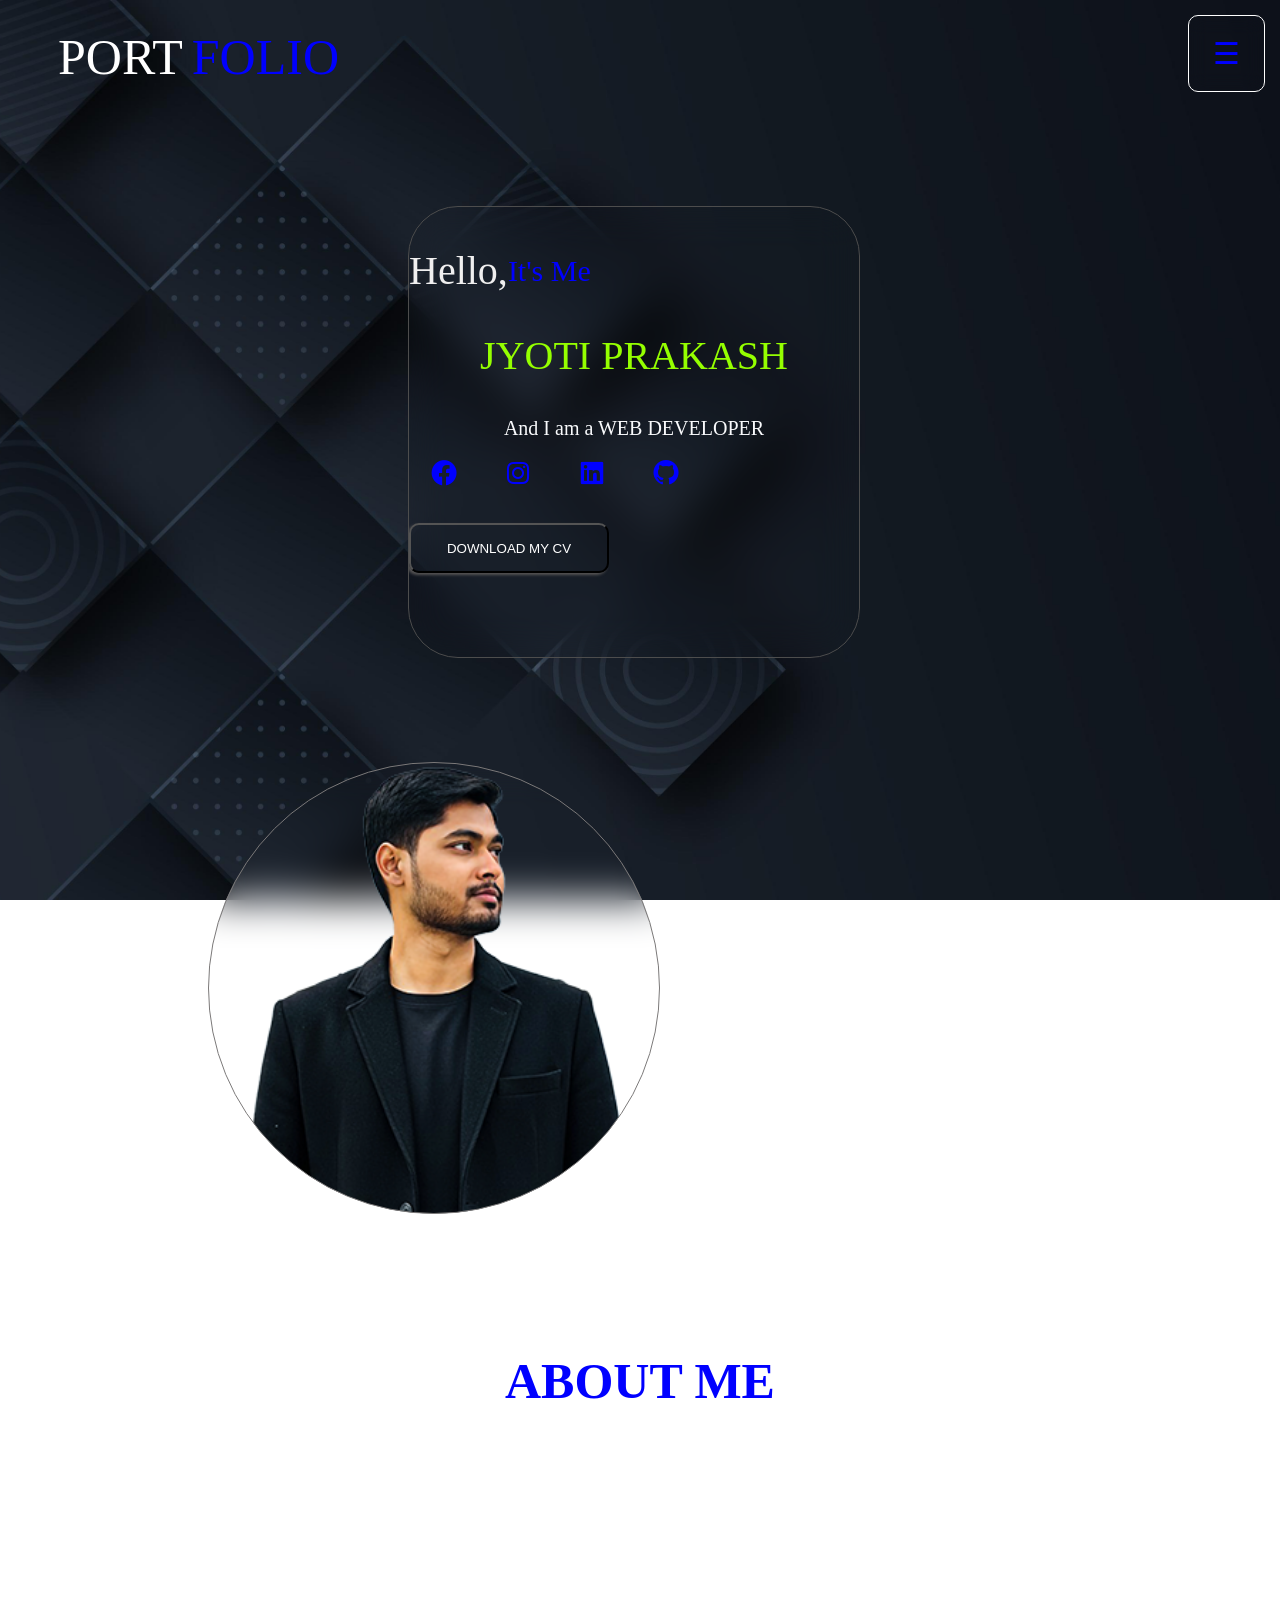
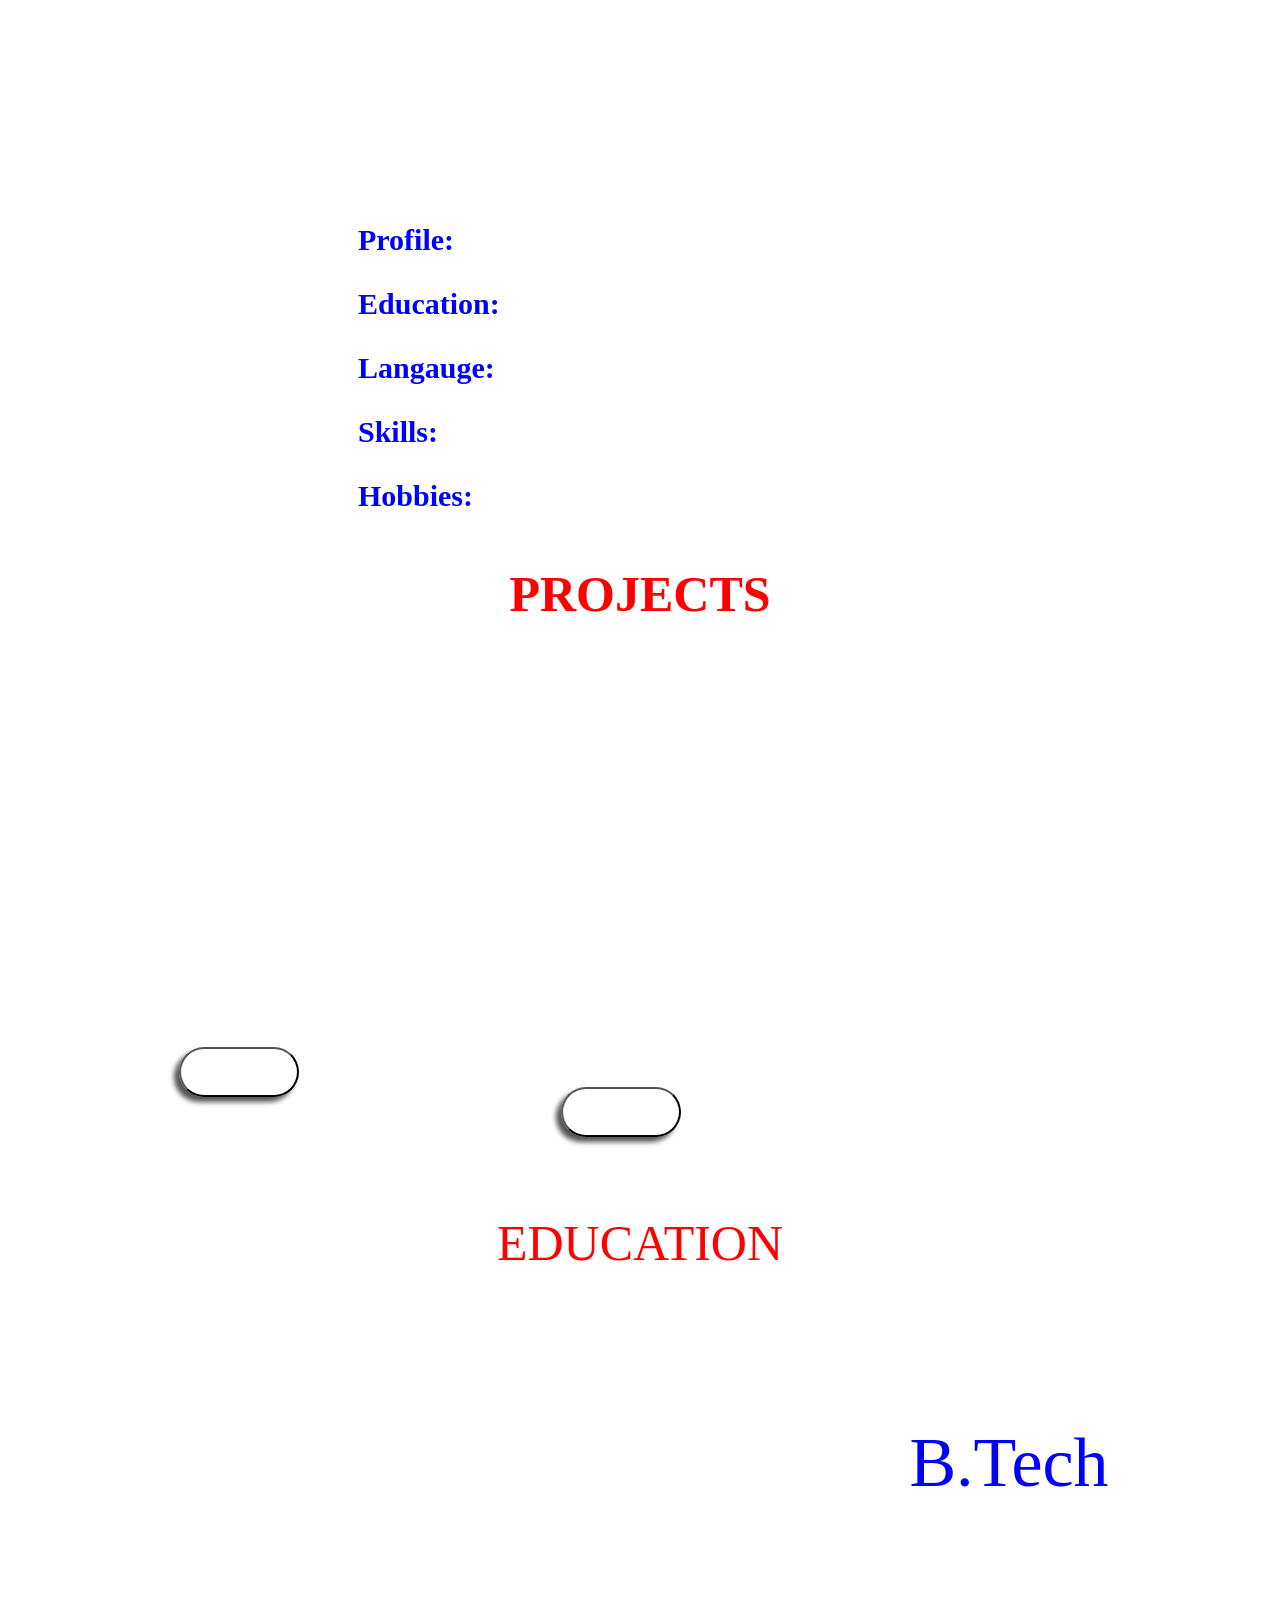
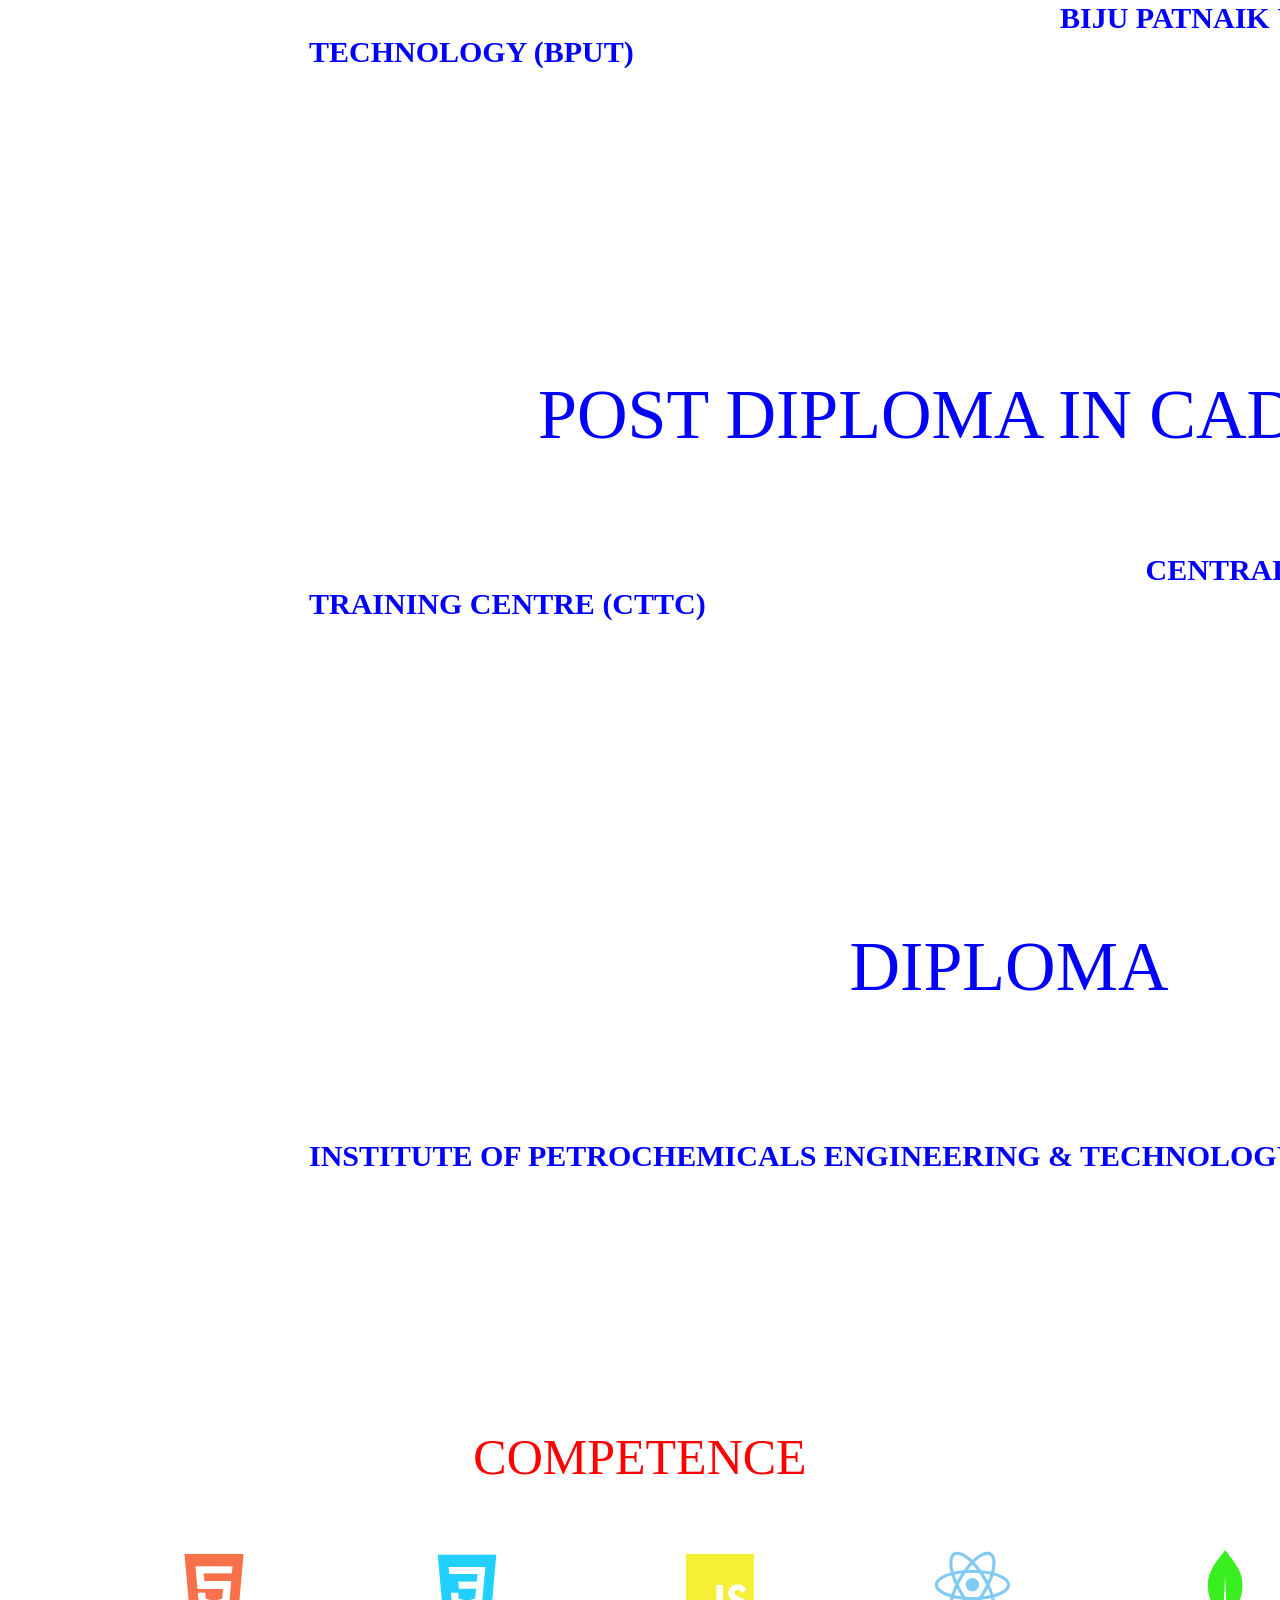
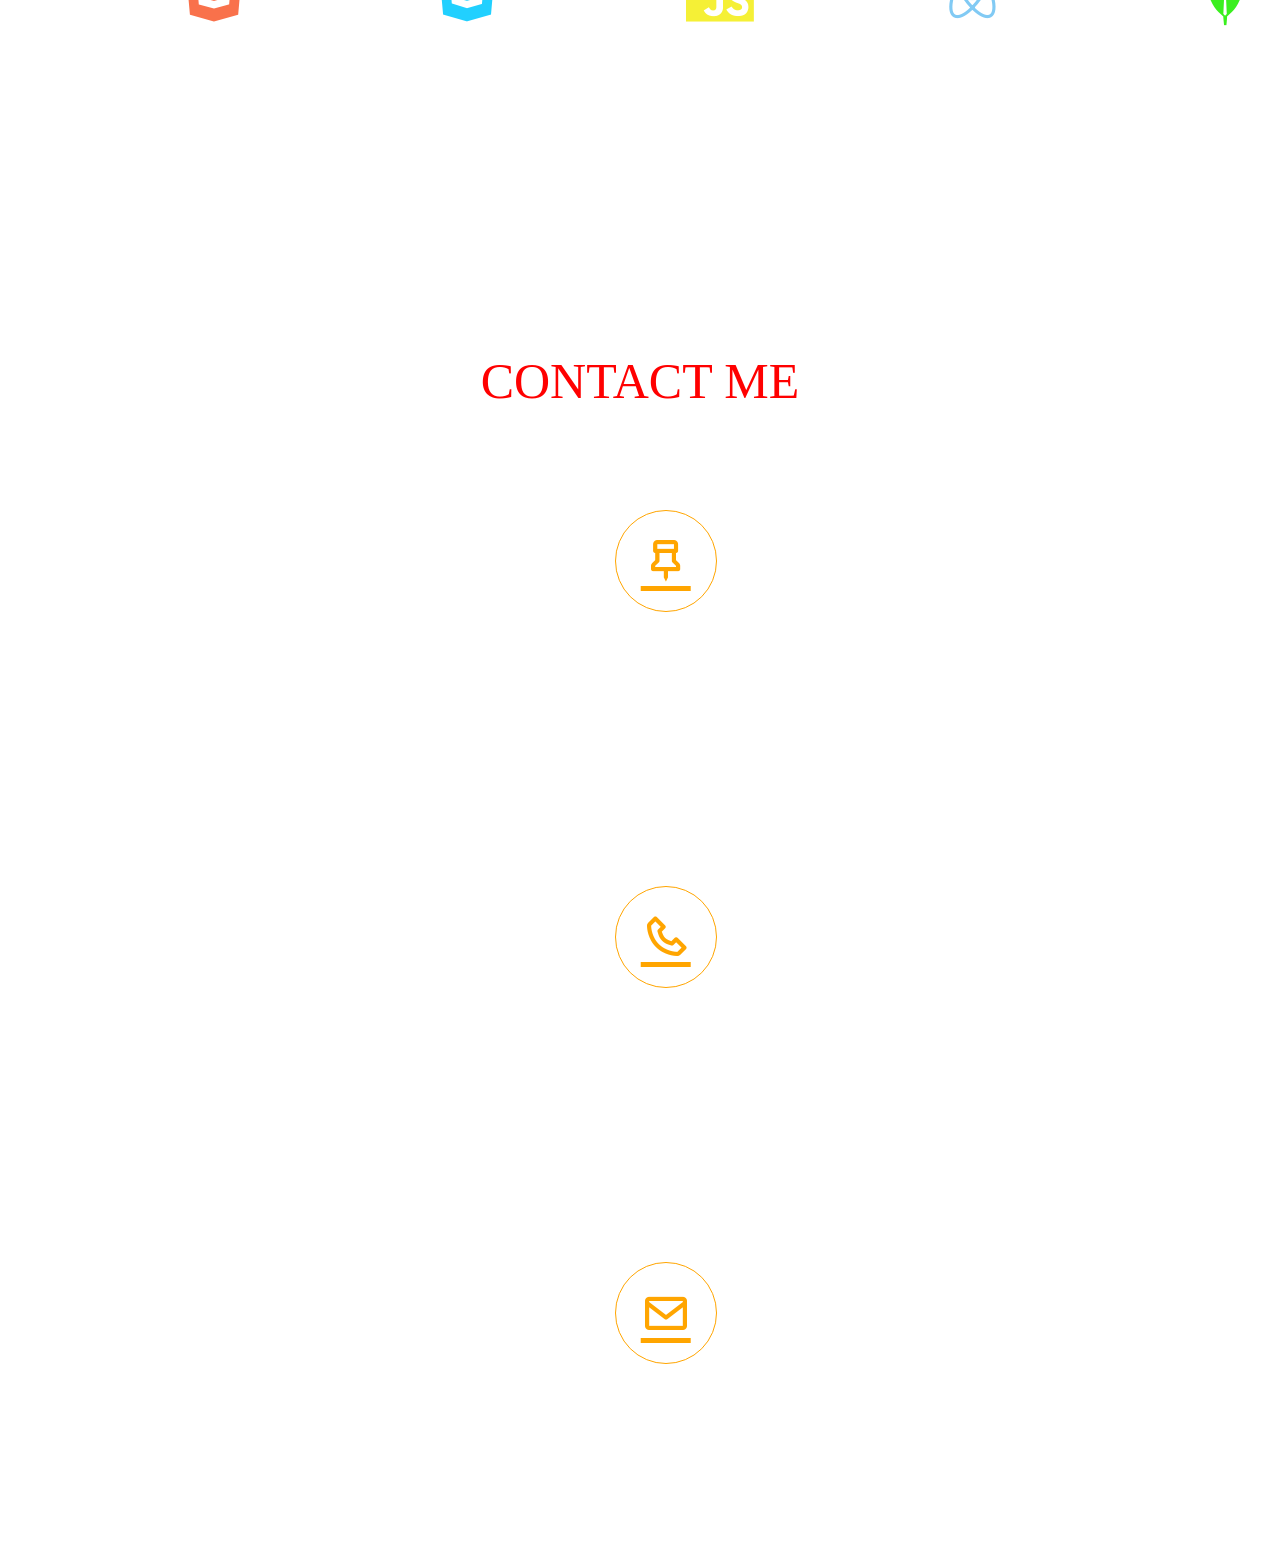
<file: INDEX.HTML>
<!DOCTYPE html>
<html lang="en">
    <meta name="viewport" content="width=device-width, initial-scale=1.0">
<head>
    <TItle>JYOTI PRAKASH</TItle>
    <link rel="stylesheet" href="STYLE.CSS">
<link href='https://unpkg.com/boxicons@2.1.4/css/boxicons.min.css' rel='stylesheet'>
</head>

<body style="background-image: url(IMAGE/6150433.jpg);background-size: cover;background-repeat: no-repeat;background-position: center;background-attachment: fixed;">


    <div class="top">      
  <span class="tagA">PORT</span>
  <span class="tagB">FOLIO</span>

      <span id="menuBtn" onclick="openNav(); event.stopPropagation();"><menu>☰</menu></span>
      <div id="sideNav" class="navbar">
      <a href="#card-2">HOME</a>
      <a href="#projects">PROJECTS</a>
      <a href="#education">EDUCATION</a>
      <a href="#contact">CONTACT ME</a>
      </div>

    
   </div>
    <div class="card">
         <p class="a">Hello,<span class="b">It's Me</span></p><br>
        
        <span class="c">JYOTI PRAKASH</span><br>
    <span class="d">And I am a WEB DEVELOPER</span><br>
    <div class="home-sci">
         <a href="https://www.facebook.com/share/1ZBHvDH8zT/?"><i class='bx bxl-facebook-circle'></i></a>
         <a href="https://www.instagram.com/j.y.o.t.i.p.r.a.k.a.s.h?"><i class='bx bxl-instagram' ></i></a>
         <a href="https://www.linkedin.com/in/jyoti-prakash-bag-58253723a?"><i class='bx bxl-linkedin-square' ></i></a>
         <a href="https://github.com/JP9040"><i class='bx bxl-github'></i></a>
         
    </div>
    <button class="G">DOWNLOAD MY CV</button>
   </div>
<div id="card-2" class="card"></div>
   <div class="about">
    <div><h1>  ABOUT ME </h1></div><br>
    <div  class="details"><p>I’m a passionate web developer who loves turning ideas into clean, responsive, and user-friendly digital experiences. With a strong foundation in modern web technologies and a keen eye for design, I focus on building websites and applications that are both functional and visually engaging. I enjoy solving problems, learning new tools, and continuously refining my craft to deliver high-quality results. My goal is to create meaningful digital products that provide real value and leave a lasting impression.</p><br>
   </div>
   <div class="x">
    <p><b>Profile:</b> Web developer, Ex-Plastic Product Design & Developer</p>
    <p><b>Education:</b> B.Tech </p>
    <p><b>Langauge:</b> English,Hindi,Odia</p>
    <p><b>Skills:</b> HTML,CSS,Javascript,React.js,Mongo.db</p>
    <p><b>Hobbies:</b> Online-Gaming,Cooking,Photography</p>
    </div>
   </div>


 <div id="projects">
     <h2>PROJECTS</h2>
      </div>
     <div class="boxcontainer">
<div class="box">
    <p class="f">I created a simple and user-friendly calculator using HTML, CSS, and JavaScript to provide quick and accurate basic arithmetic operations. The design is clean and responsive, ensuring it works smoothly on both desktop and mobile devices. With intuitive buttons and real-time calculations.</P>
<button class="cal" onclick="window.location.href='calculator.HTML'">USE CALCULATOR</button>
</div>
<div class="box">
    <p class="f">I created an analog watch using HTML, CSS, and JavaScript by combining structured elements, creative styling, and dynamic functionality. The HTML provides the basic layout of the watch, while the CSS is used to design the clock face, hands, and overall appearance. JavaScript brings the project to life by continuously calculating the current time and updating the rotation of the hour, minute, and second hands in real time.</P>
<button class="cal" onclick="window.location.href='Watch.html'">SEE MY WATCH</button>
</div>
</div>


<div id="education">
<div class="education"><p>EDUCATION</p></div>

<div class="ebox">
<p class="I">B.Tech</p>
<p class="j">2022-2025</p>
<p class="k">I have completed my B.Tech in Mechanical Engineering from <b> BIJU PATNAIK UNIVERSITY OF TECHNOLOGY (BPUT)</b> during the academic period 2022–2025. Throughout my studies, I developed a strong understanding of core mechanical engineering concepts, supported by hands-on laboratory work, academic projects, and technical training. My education at BPUT enhanced my analytical thinking, problem-solving abilities, and practical engineering skills, preparing me to effectively contribute to professional and industrial environments.
</p>
</div>

<div>
<div class="ebox">
<p class="I">POST DIPLOMA IN CAD-CAM</p>
<p class="j">2021-2022</p>
<p class="k">I have successfully completed my Post Diploma in CAD–CAM from <b>CENTRAL TOOL ROOM AND TRAINING CENTRE (CTTC)</b> during the academic year 2021–2022. This program provided me with in-depth knowledge of computer-aided design and manufacturing, along with hands-on experience in industry-relevant software, tooling practices, and modern manufacturing techniques. The training strengthened my technical skills, precision-oriented approach, and practical understanding of CAD–CAM applications in real-world engineering environments.
</p>
</div>

<div>
<div class="ebox">
<p class="I">DIPLOMA</p>
<p class="j">2018-2021</p>
<p class="k">I have successfully completed my Diploma in Plastics Mold Technology (DPMT) from the CENTRAL <b>INSTITUTE OF PETROCHEMICALS ENGINEERING & TECHNOLOGY (CIPET)</b> during the academic period 2018–2021. This program equipped me with strong technical knowledge in plastic materials, mold design, manufacturing processes, and quality control techniques. Through practical training and hands-on workshop experience, I developed a solid understanding of plastics processing and mold technology.
</p>
</div>
</div>

<div><span class="exp">COMPETENCE</span></div>

<div id="experience">

<div class="html"><a id="htmllogo" href="#"><i class='bx bxl-html5 bx-tada' style='color:#f9714b' ></i></a>
<span class="pro">3+ PROJECTS</span>
</div>

<div class="html"><a id="htmllogo" href="#"><i class='bx bxl-css3 bx-fade-up' style='color:#21d0ff' ></i></a>
<span class="pro">3+ PROJECTS</span>
</div>

<div class="html"><a id="htmllogo" href="#"><i class='bx bxl-javascript bx-burst' style='color:#f5f036' ></i></a>
<span class="pro">3+ PROJECTS</span>
</div>

<div class="html"><a id="htmllogo" href="#"><i class='bx bxl-react bx-spin' style='color:#81caf4'  ></i></a>
<span class="pro">1+ PROJECTS</span>
</div>

<div class="html"><a id="htmllogo" href="#"><i class='bx bxl-mongodb bx-flashing' style='color:#3aef1f'  ></i></a>
<span class="pro">1+ PROJECTS</span>
</div>

</div>


<footer id="contact">
<div class="contact">
    <p class="copyright">© 2025 Jyoti Prakash. All rights reserved.</p>
    <p class="L"> CONTACT ME</p>

<div class="rounda"><a href="#"><i class='bx  bx-pin'></i></a></div>
<div>
    <span>ADDRESS</span>
    <span>Balasore, Odisha, India</span>
</div>



<div class="roundb"><a href="#"><i class='bx  bx-phone'></i> </a></div>
<div>
    <span>CONTACT NUMBER</span>
    <span>9348104903</span>
</div>


<div class="roundc"><a href="#"><i class='bx  bx-envelope'></i> </a></div>
<div>
    <span>EMAIL ADDRESS</span>
    <span>bagjyotiprakash2000@gmail.com</span>
</div>
</footer>


</div>
   <script src="index.js"></script>
</body>
</html>
</file>
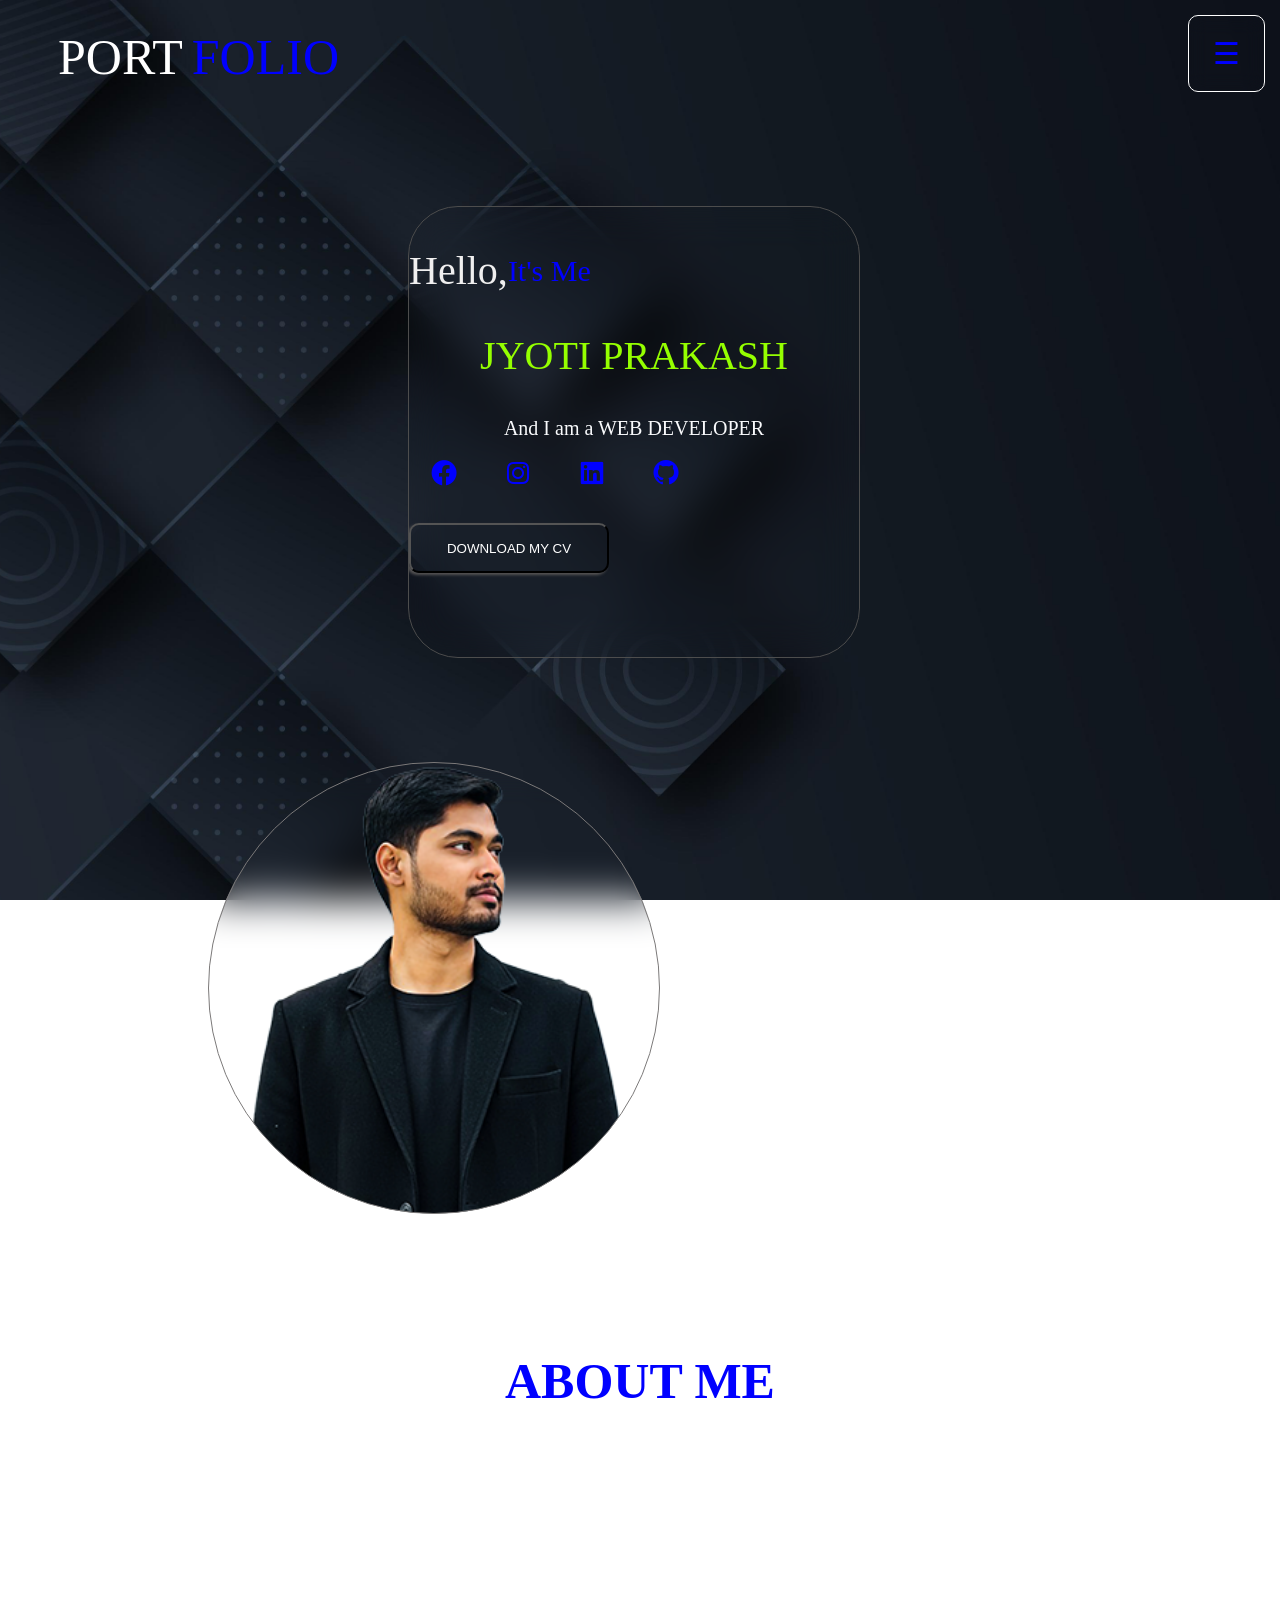
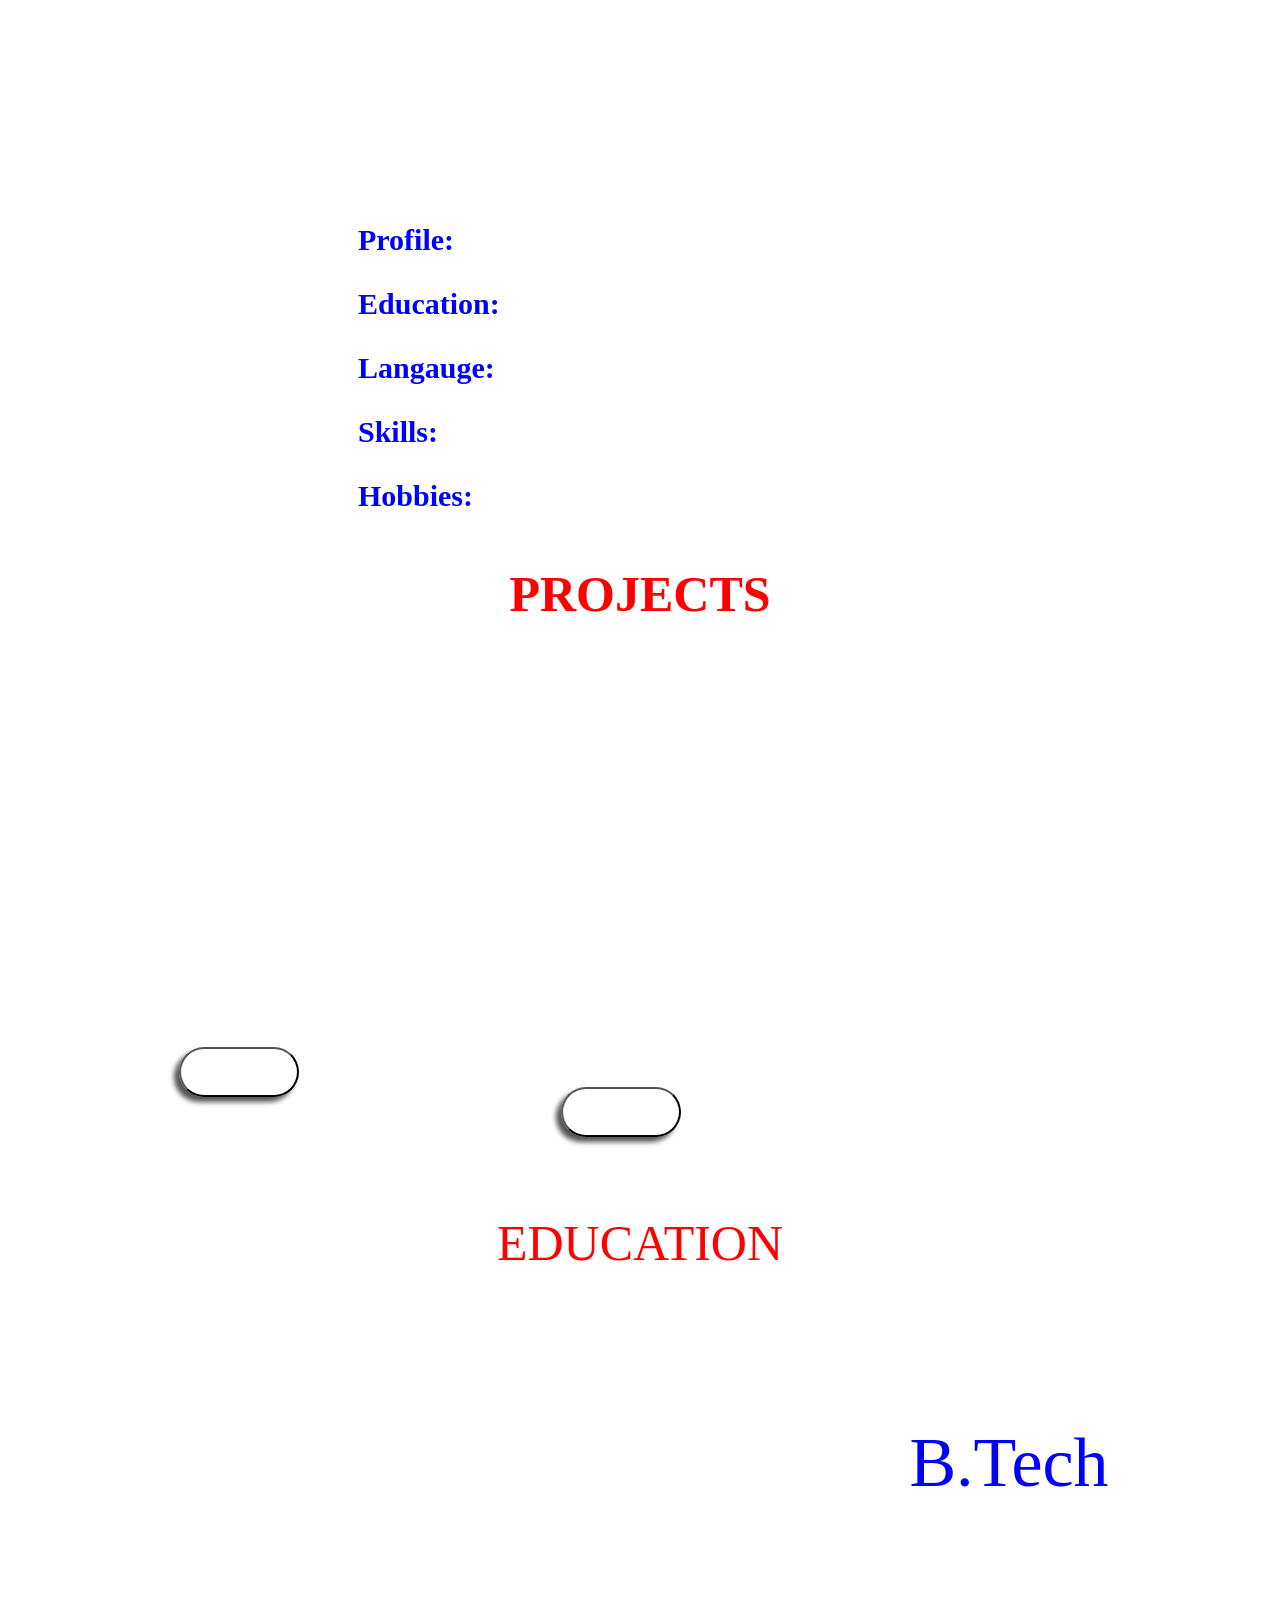
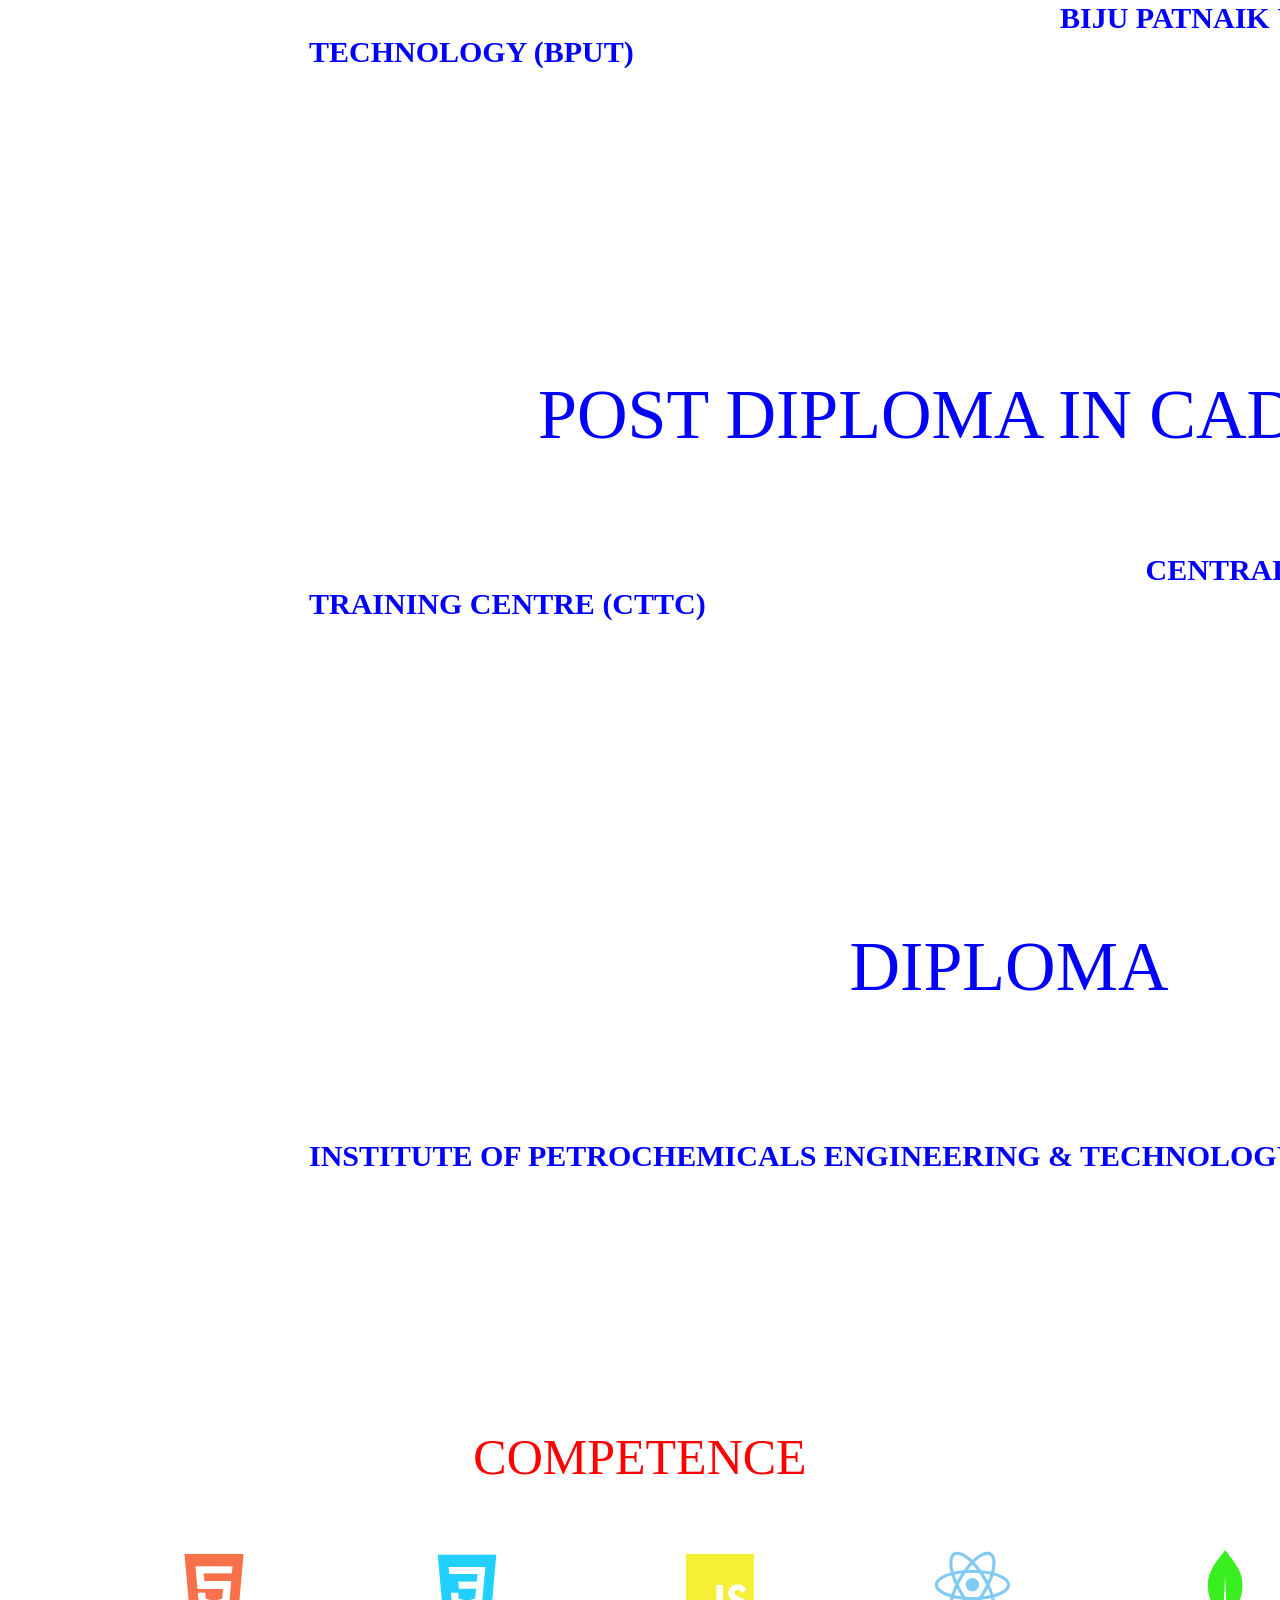
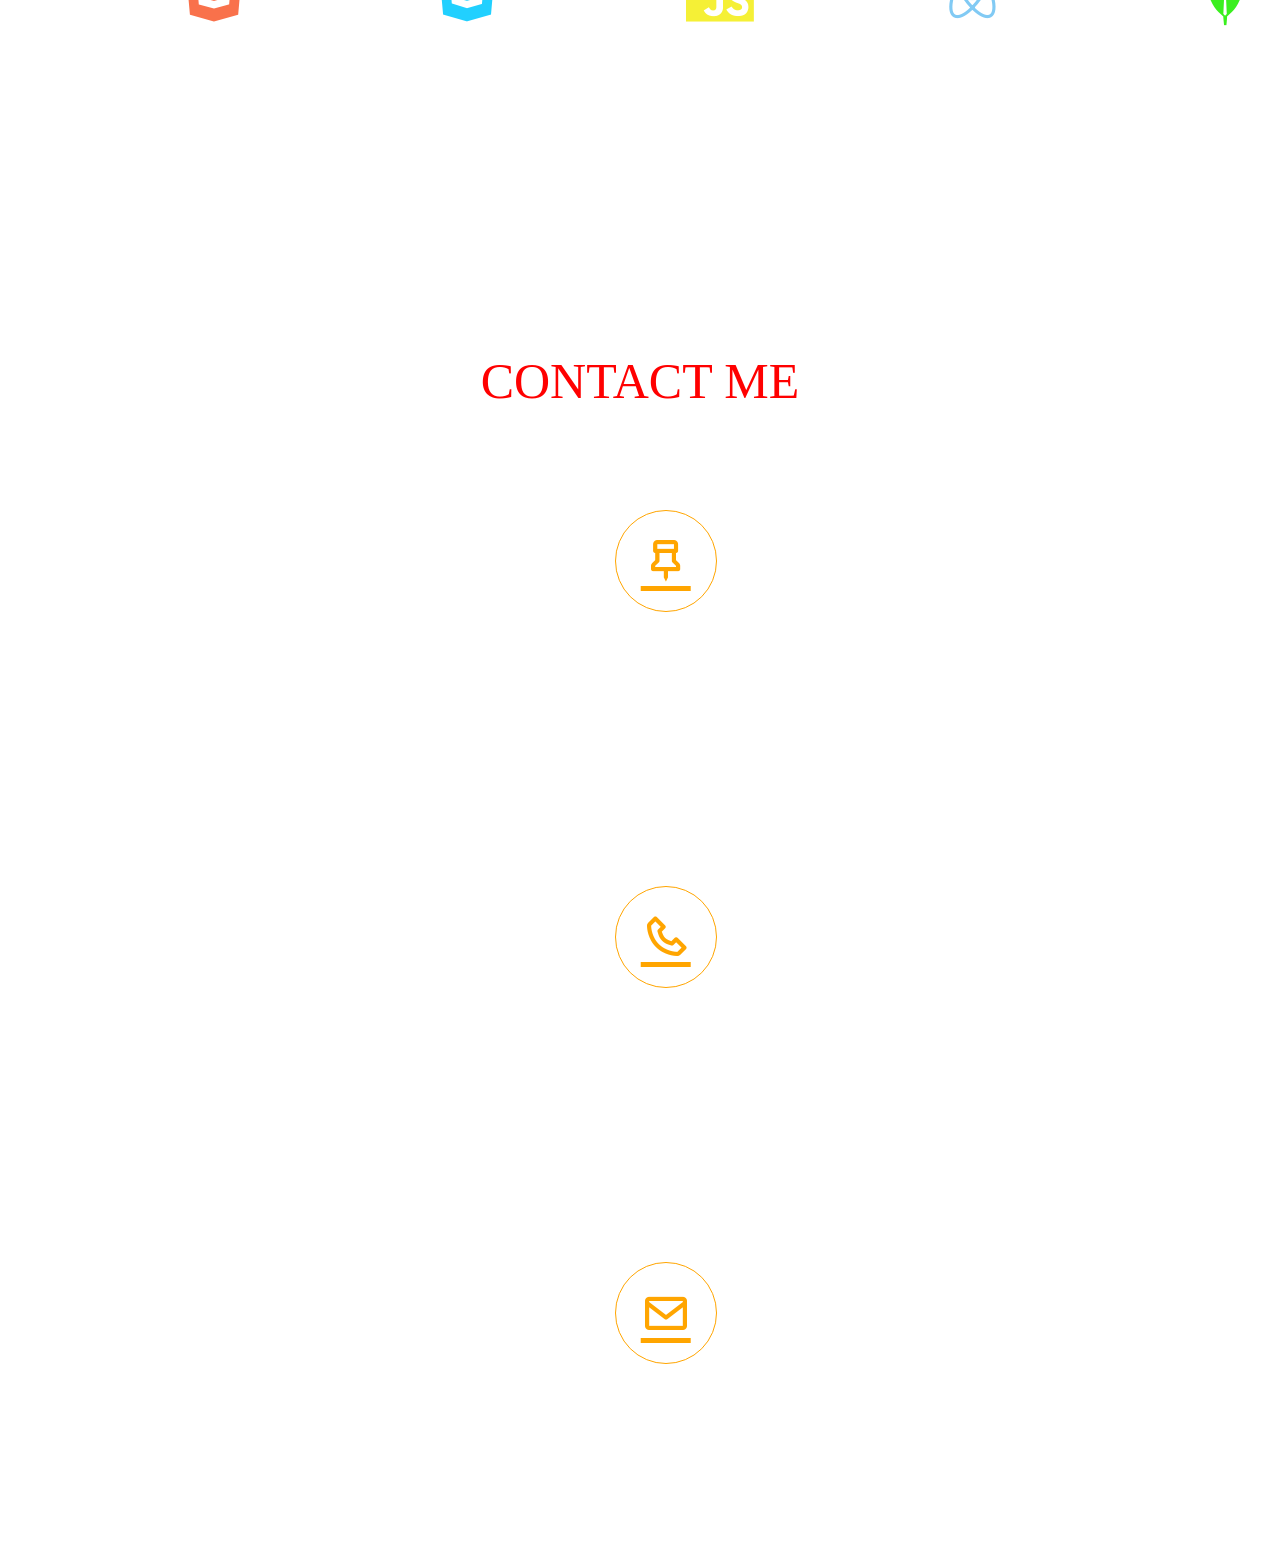
<file: index.html>
<!DOCTYPE html>
<html lang="en">
    <meta name="viewport" content="width=device-width, initial-scale=1.0">
<head>
    <TItle>JYOTI PRAKASH</TItle>
    <link rel="stylesheet" href="style.css">
<link href='https://unpkg.com/boxicons@2.1.4/css/boxicons.min.css' rel='stylesheet'>
</head>

<body style="background-image: url(IMAGE/6150433.jpg);background-size: cover;background-repeat: no-repeat;background-position: center;background-attachment: fixed;">


    <div class="top">      
  <span class="tagA">PORT</span>
  <span class="tagB">FOLIO</span>

      <span id="menuBtn" onclick="openNav(); event.stopPropagation();"><menu>☰</menu></span>
      <div id="sideNav" class="navbar">
      <a href="#card-2">HOME</a>
      <a href="#projects">PROJECTS</a>
      <a href="#education">EDUCATION</a>
      <a href="#contact">CONTACT ME</a>
      </div>

    
   </div>
    <div class="card">
         <p class="a">Hello,<span class="b">It's Me</span></p><br>
        
        <span class="c">JYOTI PRAKASH</span><br>
    <span class="d">And I am a WEB DEVELOPER</span><br>
    <div class="home-sci">
         <a href="https://www.facebook.com/share/1ZBHvDH8zT/?"><i class='bx bxl-facebook-circle'></i></a>
         <a href="https://www.instagram.com/j.y.o.t.i.p.r.a.k.a.s.h?"><i class='bx bxl-instagram' ></i></a>
         <a href="https://www.linkedin.com/in/jyoti-prakash-bag-58253723a?"><i class='bx bxl-linkedin-square' ></i></a>
         <a href="https://github.com/JP9040"><i class='bx bxl-github'></i></a>
         
    </div>
    <button class="G">DOWNLOAD MY CV</button>
   </div>
<div id="card-2" class="card"></div>
   <div class="about">
    <div><h1>  ABOUT ME </h1></div><br>
    <div  class="details"><p>I’m a passionate web developer who loves turning ideas into clean, responsive, and user-friendly digital experiences. With a strong foundation in modern web technologies and a keen eye for design, I focus on building websites and applications that are both functional and visually engaging. I enjoy solving problems, learning new tools, and continuously refining my craft to deliver high-quality results. My goal is to create meaningful digital products that provide real value and leave a lasting impression.</p><br>
   </div>
   <div class="x">
    <p><b>Profile:</b> Web developer, Ex-Plastic Product Design & Developer</p>
    <p><b>Education:</b> B.Tech </p>
    <p><b>Langauge:</b> English,Hindi,Odia</p>
    <p><b>Skills:</b> HTML,CSS,Javascript,React.js,Mongo.db</p>
    <p><b>Hobbies:</b> Online-Gaming,Cooking,Photography</p>
    </div>
   </div>


 <div id="projects">
     <h2>PROJECTS</h2>
      </div>
     <div class="boxcontainer">
<div class="box">
    <p class="f">I created a simple and user-friendly calculator using HTML, CSS, and JavaScript to provide quick and accurate basic arithmetic operations. The design is clean and responsive, ensuring it works smoothly on both desktop and mobile devices. With intuitive buttons and real-time calculations.</P>
<button class="cal" onclick="window.location.href='calculator.html'">USE CALCULATOR</button>
</div>
<div class="box">
    <p class="f">I created an analog watch using HTML, CSS, and JavaScript by combining structured elements, creative styling, and dynamic functionality. The HTML provides the basic layout of the watch, while the CSS is used to design the clock face, hands, and overall appearance. JavaScript brings the project to life by continuously calculating the current time and updating the rotation of the hour, minute, and second hands in real time.</P>
<button class="cal" onclick="window.location.href='watch.html'">SEE MY WATCH</button>
</div>
</div>


<div id="education">
<div class="education"><p>EDUCATION</p></div>

<div class="ebox">
<p class="I">B.Tech</p>
<p class="j">2022-2025</p>
<p class="k">I have completed my B.Tech in Mechanical Engineering from <b> BIJU PATNAIK UNIVERSITY OF TECHNOLOGY (BPUT)</b> during the academic period 2022–2025. Throughout my studies, I developed a strong understanding of core mechanical engineering concepts, supported by hands-on laboratory work, academic projects, and technical training. My education at BPUT enhanced my analytical thinking, problem-solving abilities, and practical engineering skills, preparing me to effectively contribute to professional and industrial environments.
</p>
</div>

<div>
<div class="ebox">
<p class="I">POST DIPLOMA IN CAD-CAM</p>
<p class="j">2021-2022</p>
<p class="k">I have successfully completed my Post Diploma in CAD–CAM from <b>CENTRAL TOOL ROOM AND TRAINING CENTRE (CTTC)</b> during the academic year 2021–2022. This program provided me with in-depth knowledge of computer-aided design and manufacturing, along with hands-on experience in industry-relevant software, tooling practices, and modern manufacturing techniques. The training strengthened my technical skills, precision-oriented approach, and practical understanding of CAD–CAM applications in real-world engineering environments.
</p>
</div>

<div>
<div class="ebox">
<p class="I">DIPLOMA</p>
<p class="j">2018-2021</p>
<p class="k">I have successfully completed my Diploma in Plastics Mold Technology (DPMT) from the CENTRAL <b>INSTITUTE OF PETROCHEMICALS ENGINEERING & TECHNOLOGY (CIPET)</b> during the academic period 2018–2021. This program equipped me with strong technical knowledge in plastic materials, mold design, manufacturing processes, and quality control techniques. Through practical training and hands-on workshop experience, I developed a solid understanding of plastics processing and mold technology.
</p>
</div>
</div>

<div><span class="exp">COMPETENCE</span></div>

<div id="experience">

<div class="html"><a id="htmllogo" href="#"><i class='bx bxl-html5 bx-tada' style='color:#f9714b' ></i></a>
<span class="pro">3+ PROJECTS</span>
</div>

<div class="html"><a id="htmllogo" href="#"><i class='bx bxl-css3 bx-fade-up' style='color:#21d0ff' ></i></a>
<span class="pro">3+ PROJECTS</span>
</div>

<div class="html"><a id="htmllogo" href="#"><i class='bx bxl-javascript bx-burst' style='color:#f5f036' ></i></a>
<span class="pro">3+ PROJECTS</span>
</div>

<div class="html"><a id="htmllogo" href="#"><i class='bx bxl-react bx-spin' style='color:#81caf4'  ></i></a>
<span class="pro">1+ PROJECTS</span>
</div>

<div class="html"><a id="htmllogo" href="#"><i class='bx bxl-mongodb bx-flashing' style='color:#3aef1f'  ></i></a>
<span class="pro">1+ PROJECTS</span>
</div>

</div>


<footer id="contact">
<div class="contact">
    <p class="copyright">© 2025 Jyoti Prakash. All rights reserved.</p>
    <p class="L"> CONTACT ME</p>

<div class="rounda"><a href="#"><i class='bx  bx-pin'></i></a></div>
<div>
    <span>ADDRESS</span>
    <span>Balasore, Odisha, India</span>
</div>



<div class="roundb"><a href="#"><i class='bx  bx-phone'></i> </a></div>
<div>
    <span>CONTACT NUMBER</span>
    <span>9348104903</span>
</div>


<div class="roundc"><a href="#"><i class='bx  bx-envelope'></i> </a></div>
<div>
    <span>EMAIL ADDRESS</span>
    <span>bagjyotiprakash2000@gmail.com</span>
</div>
</footer>


</div>
   <script src="index.js"></script>
</body>
</html>
</file>
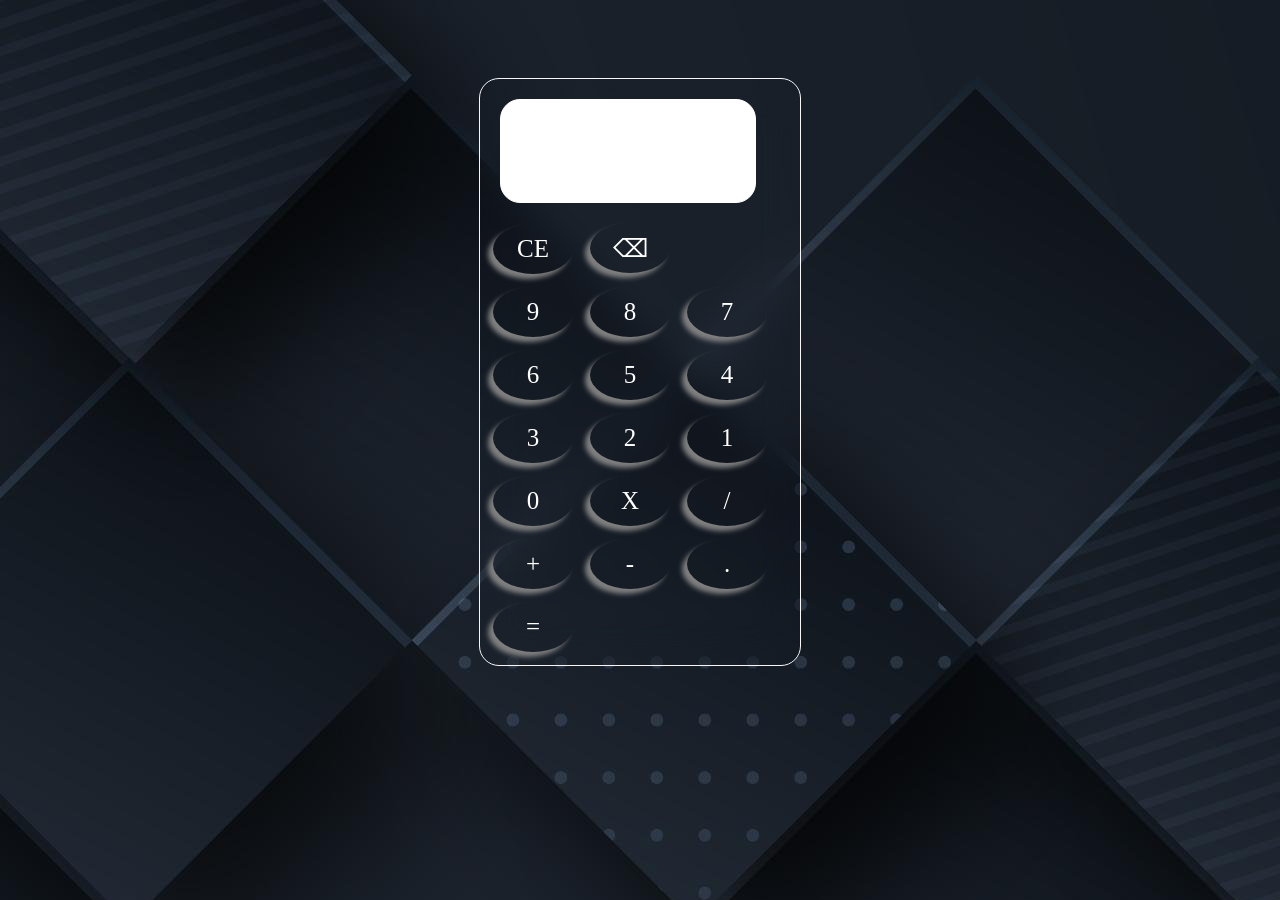
<file: calculator.HTML>
<!doctype html>
<html lang="en">
    <meta name="viewport" content="width=device-width, initial-scale=1.0">
<head>
<title>CALCULATOR</title>
<style>
#calculator {
border-radius: 20px;
border: 1px solid rgb(246, 246, 246);
width: 320px;
margin: 0px;
backdrop-filter: blur(20px);
margin-top: 70px;
max-width: 600px;
}
#display {
display: flex;
border: 1px solid rgb(255, 255, 255);
width: 250px;
height: 100px;
justify-content: centre;
margin: 20px;
border-radius: 20px;
font-size: 25px;
font-family: 'pacifico', cursive;
}
button{
font-size: 25px;
flex-wrap: wrap;
height: 50px;
width: 80px;
margin-left: 13px;
margin-bottom: 13px;
border-radius: 50%;
border-style: hidden;
box-shadow: -5px 5px 5px gray;
background-color: rgba(255, 255, 255, 0.338);
backdrop-filter: blur(5px);
background-color: transparent;
font-family: 'pacifico', cursive;
 color: #ffffff;
  cursor: pointer;
  transition: 
    background 0.4s ease,
    transform 0.4s ease,
    box-shadow 0.4s ease;
}
button:hover {
  background: rgba(255, 255, 255, 0.25);
  transform: translateY(-3px);
  box-shadow: 
    0 8px 20px rgba(0, 0, 0, 0.25),
    0 0 15px rgba(255, 255, 255, 0.4);
}
body{
display: flex;
justify-content: space-evenly;
align-items: space-evenly;
height: 100hv;
background-image: url(IMAGE/6150433.jpg);
 
}
</style>

</head>
<body>
<div id="calculator">
     <input type="text" id="display" readonly>
      <button onclick="currentDisplay = ''; document.querySelector('#display').value = currentDisplay;">CE</button>
     <button onclick="currentDisplay = currentDisplay.slice(0, -1); document.querySelector('#display').value = currentDisplay;">&#9003;</button><br>

<button onclick="
    currentDisplay = currentDisplay + '9';
    document.querySelector('#display').value = currentDisplay;
">
    9
</button>

     <button onclick="
    currentDisplay = currentDisplay + '8';
    document.querySelector('#display').value = currentDisplay;
">
    8
</button>

     <button onclick="
    currentDisplay = currentDisplay + '7';
    document.querySelector('#display').value = currentDisplay;
">
    7
</button>

     <button onclick="
    currentDisplay = currentDisplay + '6';
    document.querySelector('#display').value = currentDisplay;
">
    6
</button>

     <button onclick="
    currentDisplay = currentDisplay + '5';
    document.querySelector('#display').value = currentDisplay;
">
    5
</button>

     <button onclick="
    currentDisplay = currentDisplay + '4';
    document.querySelector('#display').value = currentDisplay;
">
    4
</button>

     <button onclick="
    currentDisplay = currentDisplay + '3';
    document.querySelector('#display').value = currentDisplay;
">
    3
</button>

<button onclick="
    currentDisplay = currentDisplay + '2';
    document.querySelector('#display').value = currentDisplay;
">
    2
</button>

   <button onclick="
    currentDisplay = currentDisplay + '1';
    document.querySelector('#display').value = currentDisplay;
">
    1
</button>

 <button onclick="
    currentDisplay = currentDisplay + '0';
    document.querySelector('#display').value = currentDisplay;
">
    0
</button>



     <button onclick="
    currentDisplay = currentDisplay + '*';
    document.querySelector('#display').value = currentDisplay;
">
    X
</button>

     <button onclick="
    currentDisplay = currentDisplay + '/';
    document.querySelector('#display').value = currentDisplay;
">
    /
</button>

     <button onclick="
    currentDisplay = currentDisplay + '+';
    document.querySelector('#display').value = currentDisplay;
">
    +
</button>

     <button onclick="
    currentDisplay = currentDisplay + '-';
    document.querySelector('#display').value = currentDisplay;
">
    -
</button>

     <button onclick="
    currentDisplay = currentDisplay + '.';
    document.querySelector('#display').value = currentDisplay;
">
    .
</button>


     <button onclick="
let result = eval(currentDisplay);
    currentDisplay = result
    document.querySelector('#display').value = currentDisplay;
">
    =
</button>


 </div>
<script>
let currentDisplay = '';
document.querySelector('#display').value = currentDisplay;
</script></body>

</html>
</file>
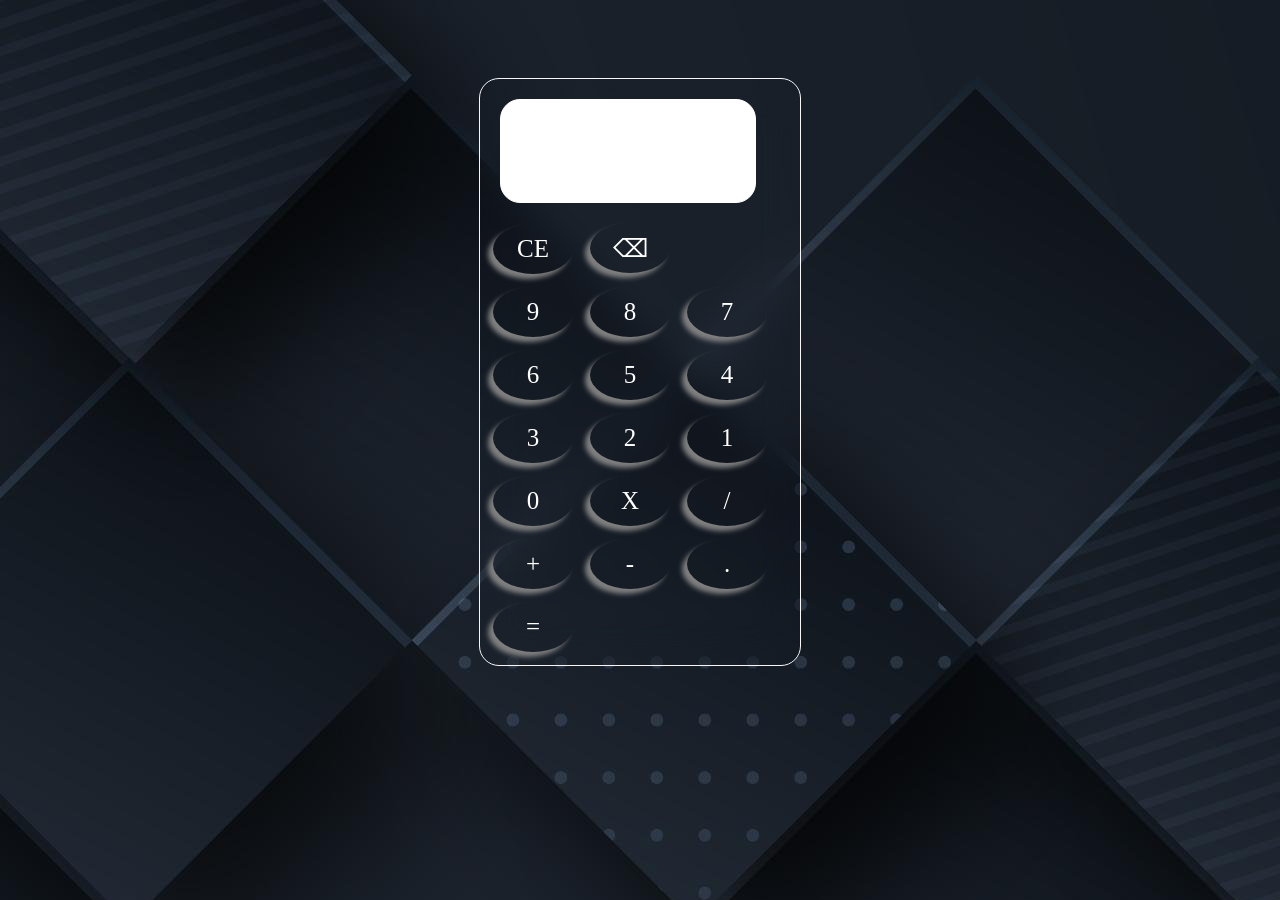
<file: calculator.html>
<!doctype html>
<html lang="en">
    <meta name="viewport" content="width=device-width, initial-scale=1.0">
<head>
<title>CALCULATOR</title>
<style>
#calculator {
border-radius: 20px;
border: 1px solid rgb(246, 246, 246);
width: 320px;
margin: 0px;
backdrop-filter: blur(20px);
margin-top: 70px;
max-width: 600px;
}
#display {
display: flex;
border: 1px solid rgb(255, 255, 255);
width: 250px;
height: 100px;
justify-content: centre;
margin: 20px;
border-radius: 20px;
font-size: 25px;
font-family: 'pacifico', cursive;
}
button{
font-size: 25px;
flex-wrap: wrap;
height: 50px;
width: 80px;
margin-left: 13px;
margin-bottom: 13px;
border-radius: 50%;
border-style: hidden;
box-shadow: -5px 5px 5px gray;
background-color: rgba(255, 255, 255, 0.338);
backdrop-filter: blur(5px);
background-color: transparent;
font-family: 'pacifico', cursive;
 color: #ffffff;
  cursor: pointer;
  transition: 
    background 0.4s ease,
    transform 0.4s ease,
    box-shadow 0.4s ease;
}
button:hover {
  background: rgba(255, 255, 255, 0.25);
  transform: translateY(-3px);
  box-shadow: 
    0 8px 20px rgba(0, 0, 0, 0.25),
    0 0 15px rgba(255, 255, 255, 0.4);
}
body{
display: flex;
justify-content: space-evenly;
align-items: space-evenly;
height: 100hv;
background-image: url(IMAGE/6150433.jpg);
 
}
</style>

</head>
<body>
<div id="calculator">
     <input type="text" id="display" readonly>
      <button onclick="currentDisplay = ''; document.querySelector('#display').value = currentDisplay;">CE</button>
     <button onclick="currentDisplay = currentDisplay.slice(0, -1); document.querySelector('#display').value = currentDisplay;">&#9003;</button><br>

<button onclick="
    currentDisplay = currentDisplay + '9';
    document.querySelector('#display').value = currentDisplay;
">
    9
</button>

     <button onclick="
    currentDisplay = currentDisplay + '8';
    document.querySelector('#display').value = currentDisplay;
">
    8
</button>

     <button onclick="
    currentDisplay = currentDisplay + '7';
    document.querySelector('#display').value = currentDisplay;
">
    7
</button>

     <button onclick="
    currentDisplay = currentDisplay + '6';
    document.querySelector('#display').value = currentDisplay;
">
    6
</button>

     <button onclick="
    currentDisplay = currentDisplay + '5';
    document.querySelector('#display').value = currentDisplay;
">
    5
</button>

     <button onclick="
    currentDisplay = currentDisplay + '4';
    document.querySelector('#display').value = currentDisplay;
">
    4
</button>

     <button onclick="
    currentDisplay = currentDisplay + '3';
    document.querySelector('#display').value = currentDisplay;
">
    3
</button>

<button onclick="
    currentDisplay = currentDisplay + '2';
    document.querySelector('#display').value = currentDisplay;
">
    2
</button>

   <button onclick="
    currentDisplay = currentDisplay + '1';
    document.querySelector('#display').value = currentDisplay;
">
    1
</button>

 <button onclick="
    currentDisplay = currentDisplay + '0';
    document.querySelector('#display').value = currentDisplay;
">
    0
</button>



     <button onclick="
    currentDisplay = currentDisplay + '*';
    document.querySelector('#display').value = currentDisplay;
">
    X
</button>

     <button onclick="
    currentDisplay = currentDisplay + '/';
    document.querySelector('#display').value = currentDisplay;
">
    /
</button>

     <button onclick="
    currentDisplay = currentDisplay + '+';
    document.querySelector('#display').value = currentDisplay;
">
    +
</button>

     <button onclick="
    currentDisplay = currentDisplay + '-';
    document.querySelector('#display').value = currentDisplay;
">
    -
</button>

     <button onclick="
    currentDisplay = currentDisplay + '.';
    document.querySelector('#display').value = currentDisplay;
">
    .
</button>


     <button onclick="
let result = eval(currentDisplay);
    currentDisplay = result
    document.querySelector('#display').value = currentDisplay;
">
    =
</button>


 </div>
<script>
let currentDisplay = '';
document.querySelector('#display').value = currentDisplay;
</script></body>

</html>
</file>
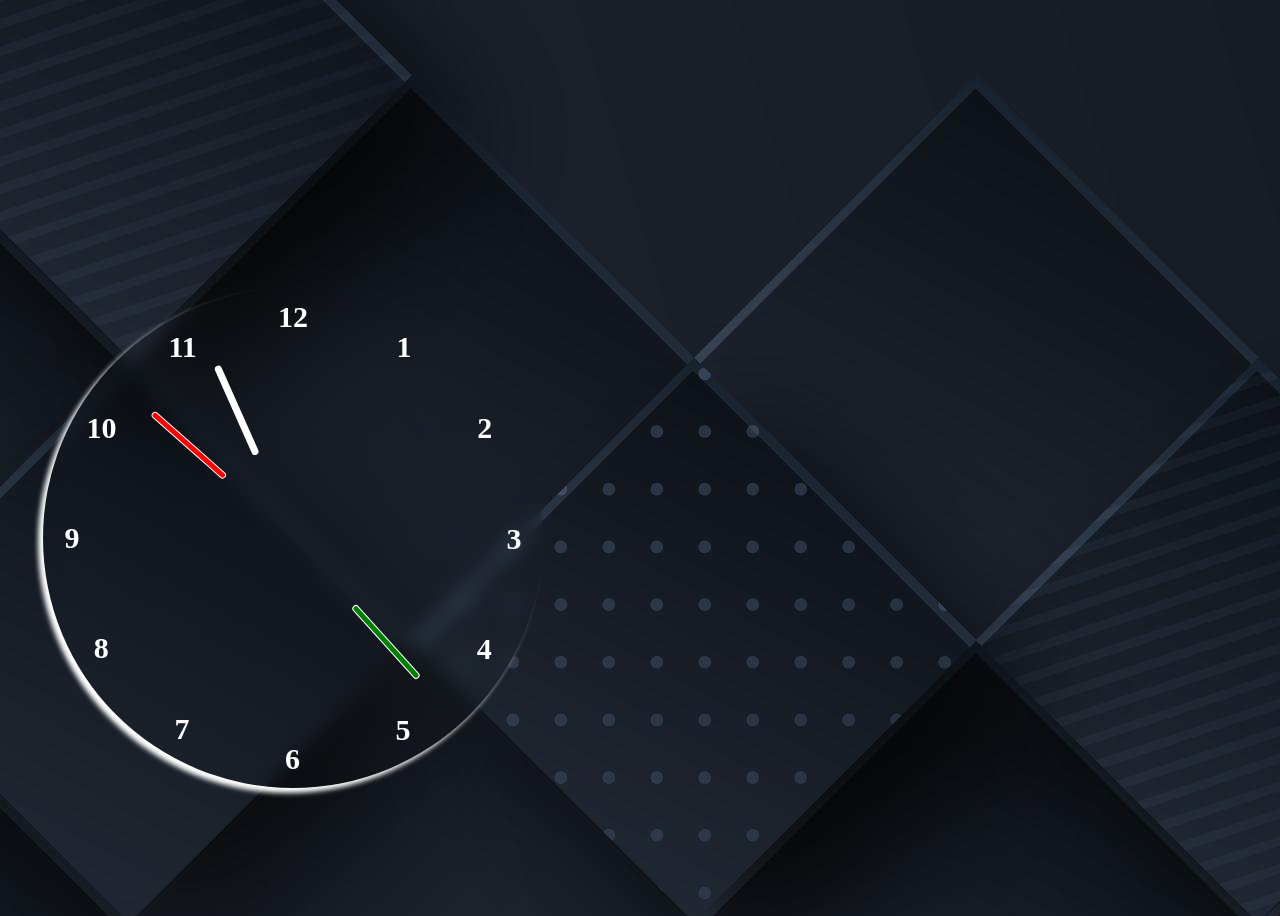
<file: Watch.HTML>
<!doctype html>
<html lang="en">
    <meta name="viewport" content="width=device-width, initial-scale=1.0">
<head>
<title>WATCH</title>
<style>
.container{
border-style: 1px solid rgb(255, 255, 255);
border-radius: 50%;
justify-content: centre;
display: flex;
height: 500px;
width: 500px;
box-shadow: -5px 5px 5px white;
position: relative;
background-image: transparent;
backdrop-filter: blur(10px);
margin-left: 35px;
margin-top: 80px;

 
}
.clock{
display: flex;
height: 500px
}
body{
background-image: url(IMAGE/6150433.jpg);
height: 100vh;
align-content: center;
justify-items: center
}
.clock span{
position: absolute;
transform: rotate(calc(30deg * var(--i)));
inset: 12px;
text-align: -webkit-center;
}
.clock span b{
transform: rotate(calc(-30deg * var(--i)));
display: inline-block;
font-size: 30px;
color:white;
}
.hand{
position: absolute;
top: 50%;
left: 50%;
bottom: translateX(-50px);

}
.hand i {
 background-color: var(--clr);
    width: 5px;
    height: 95px;
    border-radius: 30px;
    border: 1px solid white;
    display: inherit;
    margin-top: 50px;
}
 

@media (max-width: 768px) {
        .container {
            width: 85vmin;
            height: 85vmin;
        }
        
        .clock span {
            inset: 4%;
        }
        
        .clock span b {
            font-size: clamp(16px, 3.5vmin, 25px);
        }
    }
    
    @media (max-width: 480px) {
        .container {
            width: 80vmin;
            height: 80vmin;
        }
        
        .clock span b {
            font-size: clamp(14px, 3vmin, 20px);
        }
    }
    
    @media (max-width: 320px) {
        .container {
            width: 75vmin;
            height: 75vmin;
        }
    }
</style>
</head>
<body>
<div class="clock">
<div class="container">

<span id='hour' style="--clr:red" class="hand"><i></i></span>
<span id='min' style="--clr:green " class="hand"><i></i></span>
<span id='sec' style="--clr:white" class="hand"><i></i></span>

<span style="--i:1"><b>1</b></span>
<span style="--i:2"><b>2</b></span>
<span style="--i:3"><b>3</b></span>
<span style="--i:4"><b>4</b></span>
<span style="--i:5"><b>5</b></span>
<span style="--i:6"><b>6</b></span>
<span style="--i:7"><b>7</b></span>
<span style="--i:8"><b>8</b></span>
<span style="--i:9"><b>9</b></span>
<span style="--i:10"><b>10</b></span>
<span style="--i:11"><b>11</b></span>
<span style="--i:12"><b>12</b></span>

</div>

</div>

<script>
let hr = document.getElementById('hour');
let min = document.getElementById('min');
let sec = document.getElementById('sec');

function displayTime(){
let date = new Date().toLocaleString("en-US", { timeZone: "Asia/Kolkata" });
date = new Date(date);

let hh = date.getHours();
let mm = date.getMinutes();
let ss = date.getSeconds();

    if (hh > 12) hh -= 12;

let hRotation = 30*hh + mm/2;
let mRotation = 6*mm;
let sRotation = 6*ss;

hr.style.transform = `rotate(${hRotation}deg)`;
min.style.transform = `rotate(${mRotation}deg)`;
sec.style.transform = `rotate(${sRotation}deg)`;

}
setInterval(displayTime, 1000);
displayTime();


</script>



</body>
</html>
</file>
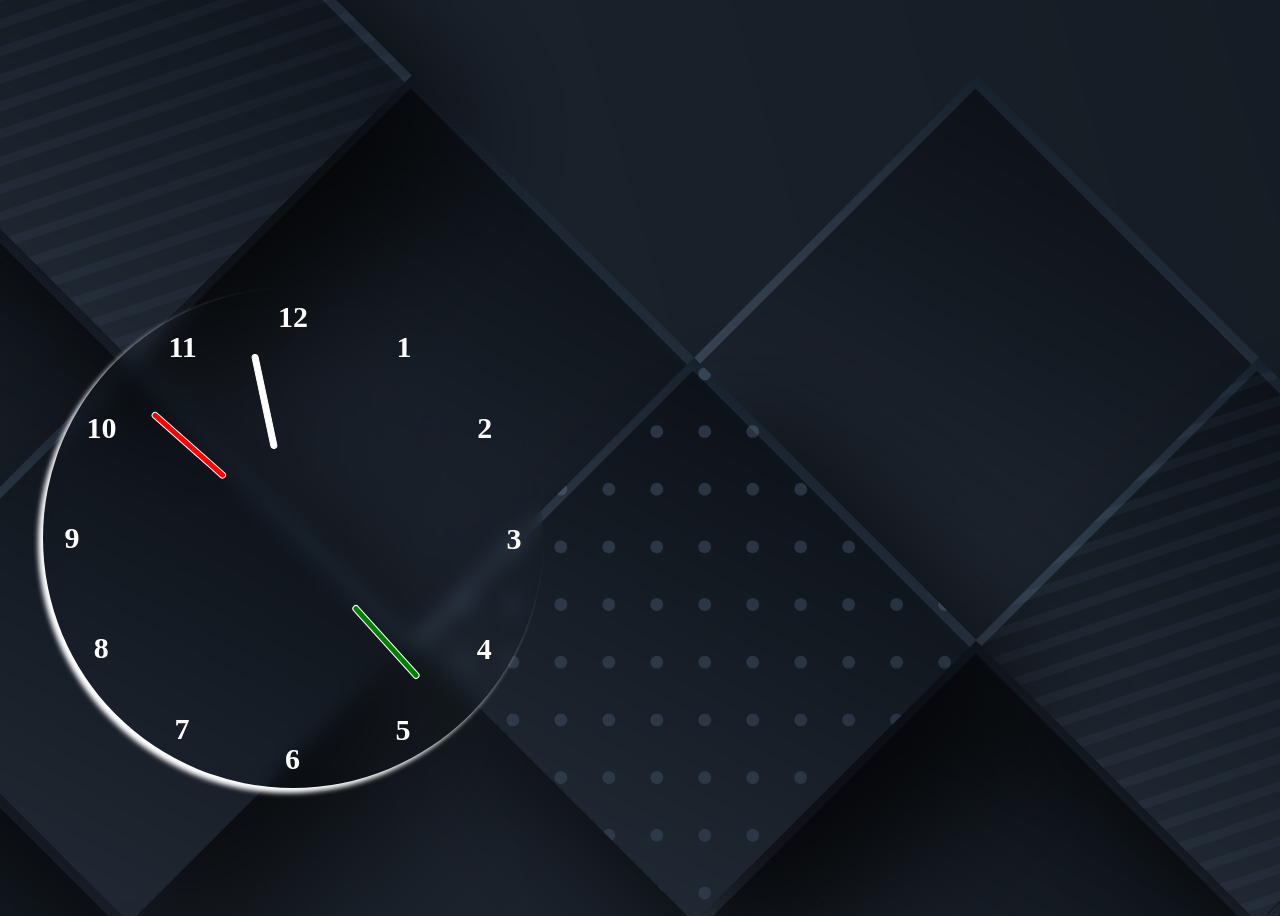
<file: watch.html>
<!doctype html>
<html lang="en">
    <meta name="viewport" content="width=device-width, initial-scale=1.0">
<head>
<title>WATCH</title>
<style>
.container{
border-style: 1px solid rgb(255, 255, 255);
border-radius: 50%;
justify-content: centre;
display: flex;
height: 500px;
width: 500px;
box-shadow: -5px 5px 5px white;
position: relative;
background-image: transparent;
backdrop-filter: blur(10px);
margin-left: 35px;
margin-top: 80px;

 
}
.clock{
display: flex;
height: 500px
}
body{
background-image: url(IMAGE/6150433.jpg);
height: 100vh;
align-content: center;
justify-items: center
}
.clock span{
position: absolute;
transform: rotate(calc(30deg * var(--i)));
inset: 12px;
text-align: -webkit-center;
}
.clock span b{
transform: rotate(calc(-30deg * var(--i)));
display: inline-block;
font-size: 30px;
color:white;
}
.hand{
position: absolute;
top: 50%;
left: 50%;
bottom: translateX(-50px);

}
.hand i {
 background-color: var(--clr);
    width: 5px;
    height: 95px;
    border-radius: 30px;
    border: 1px solid white;
    display: inherit;
    margin-top: 50px;
}
 

@media (max-width: 768px) {
        .container {
            width: 85vmin;
            height: 85vmin;
        }
        
        .clock span {
            inset: 4%;
        }
        
        .clock span b {
            font-size: clamp(16px, 3.5vmin, 25px);
        }
    }
    
    @media (max-width: 480px) {
        .container {
            width: 80vmin;
            height: 80vmin;
        }
        
        .clock span b {
            font-size: clamp(14px, 3vmin, 20px);
        }
    }
    
    @media (max-width: 320px) {
        .container {
            width: 75vmin;
            height: 75vmin;
        }
    }
</style>
</head>
<body>
<div class="clock">
<div class="container">

<span id='hour' style="--clr:red" class="hand"><i></i></span>
<span id='min' style="--clr:green " class="hand"><i></i></span>
<span id='sec' style="--clr:white" class="hand"><i></i></span>

<span style="--i:1"><b>1</b></span>
<span style="--i:2"><b>2</b></span>
<span style="--i:3"><b>3</b></span>
<span style="--i:4"><b>4</b></span>
<span style="--i:5"><b>5</b></span>
<span style="--i:6"><b>6</b></span>
<span style="--i:7"><b>7</b></span>
<span style="--i:8"><b>8</b></span>
<span style="--i:9"><b>9</b></span>
<span style="--i:10"><b>10</b></span>
<span style="--i:11"><b>11</b></span>
<span style="--i:12"><b>12</b></span>

</div>

</div>

<script>
let hr = document.getElementById('hour');
let min = document.getElementById('min');
let sec = document.getElementById('sec');

function displayTime(){
let date = new Date().toLocaleString("en-US", { timeZone: "Asia/Kolkata" });
date = new Date(date);

let hh = date.getHours();
let mm = date.getMinutes();
let ss = date.getSeconds();

    if (hh > 12) hh -= 12;

let hRotation = 30*hh + mm/2;
let mRotation = 6*mm;
let sRotation = 6*ss;

hr.style.transform = `rotate(${hRotation}deg)`;
min.style.transform = `rotate(${mRotation}deg)`;
sec.style.transform = `rotate(${sRotation}deg)`;

}
setInterval(displayTime, 1000);
displayTime();


</script>



</body>
</html>
</file>
<file: STYLE.CSS>
#menuBtn {
    position: absolute;
    top: 15px;
    right: 15px;
    height: 35px;
    width: 35px;
    font-size: 30px;          
    background-color: transparent;
    backdrop-filter: blur(10px);
    z-index: 9999;
    cursor: pointer;
    border-radius: 10px;
    display: flex;
    justify-content: center;
    align-items: center;
    border: 1px solid white;
    color: blue;
}

menu {
    display: flex;
    align-items: center;
    justify-content: center;
    flex-direction: column;
    padding-top: 0px;
    padding-right: 40px;
    margin: 0px;
    color: blue;
}
#sideNav {
    position: fixed;
    top: 0;
    right: -250px;
    left: auto; 
    width: 200px;
    height: 200px;
    padding-top: 50px;
    transition: 0.3s ease;
    z-index: 999;
    margin-top: 120px;
    border-radius: 20px;
    border: 1px white solid;
        background-color: transparent;
        backdrop-filter: blur(10px);

}
.navbar a {
    text-decoration: none;
    font-size: 25px;
    color: blue;
    padding-left: 30px;
 margin-bottom: 10px;
  display: list-item;
  list-style: none;
  
   
}


.a {
    color: rgb(240, 239, 239);
    display: flex;
    font-size: min(40px);
    padding-top: 40px;
    margin: 0; 

}
.b {
    color: blue;
    display: flex;
    justify-content: center;
    align-items: center;
    font-size: 30px;
    margin: 0;
    padding: 0px;
}

.c {
    color: rgb(149, 255, 0);
    justify-content: center;
    display: flex;
    font-size: 40px;
    margin: 0; 
}
.d {
    color: rgb(249, 250, 252);
    display: flex;
    justify-content: center;
    font-size: 20px;
    margin: 0;
    padding: 0;
}
.card {
display: inline-block;
justify-content: center;
flex-direction: row;
place-items: center;
height: min(50vh);
width: min(50vh);
background: transparent;
backdrop-filter: blur(20px);
border: 1px solid rgb(77, 77, 77);
 border-radius: 50px;
 margin-left: 400px;
 margin-top: 100px;
 word-wrap: inherit;
 overflow: hidden;
 position: relative;
}

.nav {
    margin: 0px;
    padding-bottom: 20px;
}
.e {
    color: white;
    font-size: 20px;
    justify-content: center;
    align-content: center;
    padding: 30px;
}


h1 {
     display: flex;
    justify-content: center;
    align-items: center;
    font-size: 50px;
    color: blue;
    padding-top: 100px; 

}
.home-sci a {
    color: blue;
    justify-content: center;
    display: flex;
    font-size: 30px;
    display: inline;
    padding: 20px;
   
}
#card-2 {
display: inline-block;
justify-content: center;
flex-direction: row;
place-items: center;
height: 50vh;
width: 50vh;
background: transparent;
backdrop-filter: blur(20px);
border: 1px solid rgb(123, 121, 121);
background-image: url(IMAGE/JP.PNG);
 border-radius: 600px;
 margin-left: 200px;
 margin-top: 100px;
 word-wrap: inherit;
 overflow: hidden;
 position: relative;
 background-repeat: no-repeat;
 background-position: center;
 background-position-y: top;
 background-size: cover;
}
.details{
    width: 70%;
    display: flex;
    align-items: center;
    justify-content: center;
    font-size: 30px;
    margin-left: 350px;
    color: white;

}
.about{
    width: 100%;
}
.x{
    display:list-item;
    justify-content: center;
    align-items: center;
    font-size: 30px;
    color: white;
    height: 300px;
    text-align: left;
    margin: 0;
    padding-left: 350px;
}
b{
    color: blue;
}
.e {
    font-size: 20px;
    color: white;
    width: 900px;
    display: flex;
    text-wrap: inherit;
    align-items: center;
    justify-content: center;
    
}
h2 {
    display: flex;
    font-size: 50px;
    color: red;
    justify-content: center;
    align-items: center;
    
}
.box {
    border: 1px solid rgb(255, 255, 255);
    width: 300px;
    height: 500px;
    display:inline-block;
    backdrop-filter: blur(10px);
    background-color: transparent;
    border-radius: 100px;
    margin-left: 80px;
    color: white;
    align-content: space-around;
}
.cal{
    height: 50px;
    width: 120px;
    display: flex;
    margin-left: 90px;
    background-color: transparent;
    backdrop-filter: blur(10px);
    border-radius: 50px;
    color: white;
    justify-content: center;
    align-items: center;
    box-shadow: -5px 5px 5px rgb(86, 84, 84);
     transition: 
    background 0.4s ease,
    transform 0.4s ease,
    box-shadow 0.4s ease;   
}
.cal:hover {
  background: rgba(255, 255, 255, 0.25);
  transform: translateY(-3px);
  box-shadow: 
    0 8px 20px rgba(0, 0, 0, 0.25),
    0 0 15px rgba(255, 255, 255, 0.4);
}
.f{
    padding: 40px;
    font-size: 17px;
    color: white;
}
.G{
    height: 50px;
    width: 200px;
    display: flex;
    margin-top: 30px;
    background-color: transparent;
    backdrop-filter: blur(10px);
    border-radius: 10px;
    color: white;
    justify-content: center;
    align-items: center;
    box-shadow: -2px 2px 3px rgb(86, 84, 84);
     transition: 
    background 0.4s ease,
    transform 0.4s ease,
    box-shadow 0.4s ease; 
}
.tagA {
color: white;
font-size: 50px;
padding-left: 50px;
display: inline-block;
padding-right: 0px;

}

.tagB {
color: blue;
font-size: 50px;
display: inline-block;
padding-left: 5px;

}
.boxcontainer{
    display: flex;
    height: 500px;
}
.education{
    font-size: 50px;
    padding: 0%;
    margin: 0%;
     color: red;
     display: flex;
     justify-content: center;
     align-items: center;
}
.ebox {
    width: 1500px;
    height: 500px;
    border: 1px white solid;
    background-color: transparent;
    backdrop-filter: blur(15px);
    border-radius: 60px;

    display: flex;
    flex-direction: column; 
    align-items: center;     

    margin-left: 250px;
    margin-top: 50px;
}

.I {
    font-size: 70px;
    color: blue;
    margin: 0px;
    padding-top: 50px;
}
.j{
 font-size: 50px;
    color: white;
    margin: 0px;
    padding: 20px;
}
.k{
 font-size: 30px;
    color: white;
    margin: 0px;
    padding-left: 50px;
    padding-right: 50px;
}

.contact {
    display: list-item;
    list-style: none;
    justify-content: center;
    align-items: center;
    width: 100%;
    flex-direction: row;
}
.L {
    font-size: 50px;
    color: red;
    display: flex;
    align-items: center;
    justify-content: center;
}
.rounda, .roundb, .roundc{
    border: 1px orange solid;
    height: 100px;
    width: 100px;
    border-radius: 50%;
    display: flex;
    align-items: center;
    justify-content: center;
    flex-direction: row;
    margin-left: 48%;
    margin-top: 100px;

}
a {
    color: orange;
    justify-content: center;
    align-items: center;
    display: flex;
    font-size: 50px;
   
   
}
span{
    display: flex;
    justify-content: center;
    align-items: center;
    flex-wrap: wrap;
    font-size: 40px;
    color: rgb(255, 255, 255);
    padding: 20px;
}
footer{
    background-color: rgba(255, 255, 255, 0.163);
    margin-top: 100px;
    display: flex;
    align-items: center;
    justify-content: center;
    flex-direction: row;
    
}
.copyright {
    font-size: 30px;
    color: white;
    display: flex;
    justify-content: center;
    align-items: center;
    padding: 15px; 
}
#experience{
    display: flex;
    justify-content: center;
}
.exp{
    font-size: 50px;
    color: red;
    padding-top: 50px;
}
.html{
    height: 200px;
    width: 200px;
    background-color: transparent;
    backdrop-filter: blur(15px);
    border: 1px solid white;
    border-radius: 20px;
    display: flex;
    align-items: center;
    flex-wrap: wrap;
 margin-left: 100px;
}
#htmllogo{
    font-size: 90px;
    padding-left: 60px;
    padding-top: 30px;
    text-decoration: none;
}
.pro{
font-size: 25px;
color: white;
padding: 0px;
padding-left: 25px;
}

 
@media (max-width: 600px) {

    .top {
        height: auto;   
       padding: 10px;
      
    }


    #menuBtn {
        top: 25px;
     right: 0px;
        height: 15px;
        width: 40px;
        font-size: 26px;
        border-radius: 10px;
        justify-content: center;
        
    }

    
    .card, #card-2 {
        width: 93%;
        margin: 20px auto;
        height: 350px;
       margin-left: 30px;
    }

    .a {
        padding-left: 110px;
        font-size: 28px; 
    }
    .b { font-size: 24px; }
    .c { font-size: 30px; }
    .d { font-size: 18px; }

    #sideNav {
        width: 200px;      
        right: -100%;    
        padding-top: 60px;
        border-radius: 50px;
        background-color: transparent;
        backdrop-filter: blur(10px);
       
    }


    .boxcontainer {
        width: 100vw;
        display: flex;
        flex-wrap: wrap;
        
    }
    .box{
        width: 85%;
        height: 500px;
        flex-wrap: wrap;
        margin-left: 45px;
        display:flex;
        margin-top: 50px;
        
    }

  
    .details{
        max-width: 95%;
        font-size: 16px;
        margin: 10px auto;
        
    }

    h1 {
         font-size: 45px;
        padding-top: 0px;
        padding-left: 30px;
        }
    h2 {
        
        font-size: 45px; 
        padding-left: 30px;
    }


    .cal {
        width: 200px;
        height: 45px;
        font-size: 15px;
      margin-bottom: 50px;
      margin-left: 80px;
    }
    .tagA {
padding-left: 10px;
}
body {
    margin: 0;
    padding: 0;
    overflow-x: hidden;
    position: relative;
    height: 100%;
    width: 370px;
   
}
    
body::before {
    content: "";
    inset: 0;
    position: fixed;     
    top: 0;
    left: 0;
    width: 100%;
    height: 100%;
    
    background-image: url("IMAGE/6150433.jpg");
    background-size: cover;
    background-position: center;
    background-repeat: no-repeat;
    z-index: -1; 
           
}


.G {
   font-size: 18px;
   margin-left: 78px;
}
.home-sci a {
margin-left: 10px;
font-size: 40px;
padding-left: 13px;
}
.x{
    font-size: 10px;
    color: white;
}
.about{
    width: 100%;
}
.details{
    width: 100%;
    font-size: 20px;
    padding-left: 20px;
   
}
.x{
    font-size: 18px;
    width: 100vw;
    padding-left: 50px;
    height: fit-content;
    padding-left: 20px;
    
}.education{
    font-size: 50px;
    padding-left: 15%;
    margin-top: 170%;
     color: red;
    
}
.ebox {
    width: 90vw;
    height: 600px;
    border: 1px white solid;
    background-color: transparent;
    backdrop-filter: blur(15px);
    border-radius: 60px;

    display: flex;
   margin-left: 8%;
   margin-top: 30px; 
   text-align: center;
}

.I {
    font-size: 40px;
    color: blue;
    margin: 0px;
    padding-top: 30px;
    padding-left: 5%;
}
.j{
 font-size: 20px;
    color: white;
    margin: 0px;
    padding-top: 0%;
    
}
.k{
 font-size: 20px;
    color: white;
    margin: 0px;
    padding: 6%;
    
    
}
#experience{
    display: flex;
    flex-wrap: wrap;
    width: 100vw;
    padding-left: 0%;
   margin-left: 0%;
    
}
.exp{
    font-size: 40px;
    color: red;
    padding-left: 20%;
  
}
.html{
    height: 200px;
    width: 150px;
    background-color: transparent;
    backdrop-filter: blur(15px);
    border: 1px solid white;
    border-radius: 20px;
    display: flex;
    align-items: center;
    flex-wrap: wrap;
    margin-left: 6%;
    margin-top: 6%;
 
}
#htmllogo{
    font-size: 90px;
    padding-top: 30px;
    text-decoration: none;
    display: flex;
    margin: 0%;
    padding-left: 20%;
    
}
.pro{
font-size: 25px;
color: white;
padding-left: 10px;
text-align: center;

}
.rounda, .roundb, .roundc{
    border: 1px orange solid;
    height: 80px;
    width: 80px;
    border-radius: 50%;
    display: flex;
    align-items: center;
    justify-content: center;
    flex-direction: row;
    margin-left: 40%;
    margin-top: 100px;
    margin-top: 5%;

}
a {
    color: orange;
    justify-content: center;
    align-items: center;
    display: flex;
    font-size: 50px;
    text-decoration: none;
    ;
   
   
}
span{
    display: flex;
    justify-content: center;
    align-items: center;
    flex-wrap: wrap;
    font-size: 20px;
    color: rgb(255, 255, 255);
    padding: 0%;
    padding-bottom: 20px;
    
}
footer{
    background-color: rgba(255, 255, 255, 0.163);
    margin-top: 100px;
    display: flex;
    width: 105vw;
    align-items: center;
    justify-content: center;
    flex-direction: row;
   
    
}
.copyright {
    font-size: 20px;
    color: white;
    display: flex;
    justify-content: center;
    align-items: center;
    padding-top: 15px; 
}
.L{
    font-size: 30px;
    padding-top: 0%;
}
}
</file>
<file: style.css>
#menuBtn {
    position: absolute;
    top: 15px;
    right: 15px;
    height: 35px;
    width: 35px;
    font-size: 30px;          
    background-color: transparent;
    backdrop-filter: blur(10px);
    z-index: 9999;
    cursor: pointer;
    border-radius: 10px;
    display: flex;
    justify-content: center;
    align-items: center;
    border: 1px solid white;
    color: blue;
}

menu {
    display: flex;
    align-items: center;
    justify-content: center;
    flex-direction: column;
    padding-top: 0px;
    padding-right: 40px;
    margin: 0px;
    color: blue;
}
#sideNav {
    position: fixed;
    top: 0;
    right: -250px;
    left: auto; 
    width: 200px;
    height: 200px;
    padding-top: 50px;
    transition: 0.3s ease;
    z-index: 999;
    margin-top: 120px;
    border-radius: 20px;
    border: 1px white solid;
        background-color: transparent;
        backdrop-filter: blur(10px);

}
.navbar a {
    text-decoration: none;
    font-size: 25px;
    color: blue;
    padding-left: 30px;
 margin-bottom: 10px;
  display: list-item;
  list-style: none;
  
   
}


.a {
    color: rgb(240, 239, 239);
    display: flex;
    font-size: min(40px);
    padding-top: 40px;
    margin: 0; 

}
.b {
    color: blue;
    display: flex;
    justify-content: center;
    align-items: center;
    font-size: 30px;
    margin: 0;
    padding: 0px;
}

.c {
    color: rgb(149, 255, 0);
    justify-content: center;
    display: flex;
    font-size: 40px;
    margin: 0; 
}
.d {
    color: rgb(249, 250, 252);
    display: flex;
    justify-content: center;
    font-size: 20px;
    margin: 0;
    padding: 0;
}
.card {
display: inline-block;
justify-content: center;
flex-direction: row;
place-items: center;
height: min(50vh);
width: min(50vh);
background: transparent;
backdrop-filter: blur(20px);
border: 1px solid rgb(77, 77, 77);
 border-radius: 50px;
 margin-left: 400px;
 margin-top: 100px;
 word-wrap: inherit;
 overflow: hidden;
 position: relative;
}

.nav {
    margin: 0px;
    padding-bottom: 20px;
}
.e {
    color: white;
    font-size: 20px;
    justify-content: center;
    align-content: center;
    padding: 30px;
}


h1 {
     display: flex;
    justify-content: center;
    align-items: center;
    font-size: 50px;
    color: blue;
    padding-top: 100px; 

}
.home-sci a {
    color: blue;
    justify-content: center;
    display: flex;
    font-size: 30px;
    display: inline;
    padding: 20px;
   
}
#card-2 {
display: inline-block;
justify-content: center;
flex-direction: row;
place-items: center;
height: 50vh;
width: 50vh;
background: transparent;
backdrop-filter: blur(20px);
border: 1px solid rgb(123, 121, 121);
background-image: url(IMAGE/JP.PNG);
 border-radius: 600px;
 margin-left: 200px;
 margin-top: 100px;
 word-wrap: inherit;
 overflow: hidden;
 position: relative;
 background-repeat: no-repeat;
 background-position: center;
 background-position-y: top;
 background-size: cover;
}
.details{
    width: 70%;
    display: flex;
    align-items: center;
    justify-content: center;
    font-size: 30px;
    margin-left: 350px;
    color: white;

}
.about{
    width: 100%;
}
.x{
    display:list-item;
    justify-content: center;
    align-items: center;
    font-size: 30px;
    color: white;
    height: 300px;
    text-align: left;
    margin: 0;
    padding-left: 350px;
}
b{
    color: blue;
}
.e {
    font-size: 20px;
    color: white;
    width: 900px;
    display: flex;
    text-wrap: inherit;
    align-items: center;
    justify-content: center;
    
}
h2 {
    display: flex;
    font-size: 50px;
    color: red;
    justify-content: center;
    align-items: center;
    
}
.box {
    border: 1px solid rgb(255, 255, 255);
    width: 300px;
    height: 500px;
    display:inline-block;
    backdrop-filter: blur(10px);
    background-color: transparent;
    border-radius: 100px;
    margin-left: 80px;
    color: white;
    align-content: space-around;
}
.cal{
    height: 50px;
    width: 120px;
    display: flex;
    margin-left: 90px;
    background-color: transparent;
    backdrop-filter: blur(10px);
    border-radius: 50px;
    color: white;
    justify-content: center;
    align-items: center;
    box-shadow: -5px 5px 5px rgb(86, 84, 84);
     transition: 
    background 0.4s ease,
    transform 0.4s ease,
    box-shadow 0.4s ease;   
}
.cal:hover {
  background: rgba(255, 255, 255, 0.25);
  transform: translateY(-3px);
  box-shadow: 
    0 8px 20px rgba(0, 0, 0, 0.25),
    0 0 15px rgba(255, 255, 255, 0.4);
}
.f{
    padding: 40px;
    font-size: 17px;
    color: white;
}
.G{
    height: 50px;
    width: 200px;
    display: flex;
    margin-top: 30px;
    background-color: transparent;
    backdrop-filter: blur(10px);
    border-radius: 10px;
    color: white;
    justify-content: center;
    align-items: center;
    box-shadow: -2px 2px 3px rgb(86, 84, 84);
     transition: 
    background 0.4s ease,
    transform 0.4s ease,
    box-shadow 0.4s ease; 
}
.tagA {
color: white;
font-size: 50px;
padding-left: 50px;
display: inline-block;
padding-right: 0px;

}

.tagB {
color: blue;
font-size: 50px;
display: inline-block;
padding-left: 5px;

}
.boxcontainer{
    display: flex;
    height: 500px;
}
.education{
    font-size: 50px;
    padding: 0%;
    margin: 0%;
     color: red;
     display: flex;
     justify-content: center;
     align-items: center;
}
.ebox {
    width: 1500px;
    height: 500px;
    border: 1px white solid;
    background-color: transparent;
    backdrop-filter: blur(15px);
    border-radius: 60px;

    display: flex;
    flex-direction: column; 
    align-items: center;     

    margin-left: 250px;
    margin-top: 50px;
}

.I {
    font-size: 70px;
    color: blue;
    margin: 0px;
    padding-top: 50px;
}
.j{
 font-size: 50px;
    color: white;
    margin: 0px;
    padding: 20px;
}
.k{
 font-size: 30px;
    color: white;
    margin: 0px;
    padding-left: 50px;
    padding-right: 50px;
}

.contact {
    display: list-item;
    list-style: none;
    justify-content: center;
    align-items: center;
    width: 100%;
    flex-direction: row;
}
.L {
    font-size: 50px;
    color: red;
    display: flex;
    align-items: center;
    justify-content: center;
}
.rounda, .roundb, .roundc{
    border: 1px orange solid;
    height: 100px;
    width: 100px;
    border-radius: 50%;
    display: flex;
    align-items: center;
    justify-content: center;
    flex-direction: row;
    margin-left: 48%;
    margin-top: 100px;

}
a {
    color: orange;
    justify-content: center;
    align-items: center;
    display: flex;
    font-size: 50px;
   
   
}
span{
    display: flex;
    justify-content: center;
    align-items: center;
    flex-wrap: wrap;
    font-size: 40px;
    color: rgb(255, 255, 255);
    padding: 20px;
}
footer{
    background-color: rgba(255, 255, 255, 0.163);
    margin-top: 100px;
    display: flex;
    align-items: center;
    justify-content: center;
    flex-direction: row;
    
}
.copyright {
    font-size: 30px;
    color: white;
    display: flex;
    justify-content: center;
    align-items: center;
    padding: 15px; 
}
#experience{
    display: flex;
    justify-content: center;
}
.exp{
    font-size: 50px;
    color: red;
    padding-top: 50px;
}
.html{
    height: 200px;
    width: 200px;
    background-color: transparent;
    backdrop-filter: blur(15px);
    border: 1px solid white;
    border-radius: 20px;
    display: flex;
    align-items: center;
    flex-wrap: wrap;
 margin-left: 100px;
}
#htmllogo{
    font-size: 90px;
    padding-left: 60px;
    padding-top: 30px;
    text-decoration: none;
}
.pro{
font-size: 25px;
color: white;
padding: 0px;
padding-left: 25px;
}

 
@media (max-width: 600px) {

    .top {
        height: auto;   
       padding: 10px;
      
    }


    #menuBtn {
        top: 25px;
     right: 0px;
        height: 15px;
        width: 40px;
        font-size: 26px;
        border-radius: 10px;
        justify-content: center;
        
    }

    
    .card, #card-2 {
        width: 93%;
        margin: 20px auto;
        height: 350px;
       margin-left: 30px;
    }

    .a {
        padding-left: 110px;
        font-size: 28px; 
    }
    .b { font-size: 24px; }
    .c { font-size: 30px; }
    .d { font-size: 18px; }

    #sideNav {
        width: 200px;      
        right: -100%;    
        padding-top: 60px;
        border-radius: 50px;
        background-color: transparent;
        backdrop-filter: blur(10px);
       
    }


    .boxcontainer {
        width: 100vw;
        display: flex;
        flex-wrap: wrap;
        
    }
    .box{
        width: 85%;
        height: 500px;
        flex-wrap: wrap;
        margin-left: 45px;
        display:flex;
        margin-top: 50px;
        
    }

  
    .details{
        max-width: 95%;
        font-size: 16px;
        margin: 10px auto;
        
    }

    h1 {
         font-size: 45px;
        padding-top: 0px;
        padding-left: 30px;
        }
    h2 {
        
        font-size: 45px; 
        padding-left: 30px;
    }


    .cal {
        width: 200px;
        height: 45px;
        font-size: 15px;
      margin-bottom: 50px;
      margin-left: 80px;
    }
    .tagA {
padding-left: 10px;
}
body {
    margin: 0;
    padding: 0;
    overflow-x: hidden;
    position: relative;
    height: 100%;
    width: 370px;
   
}
    
body::before {
    content: "";
    inset: 0;
    position: fixed;     
    top: 0;
    left: 0;
    width: 100%;
    height: 100%;
    
    background-image: url("IMAGE/6150433.jpg");
    background-size: cover;
    background-position: center;
    background-repeat: no-repeat;
    z-index: -1; 
           
}


.G {
   font-size: 18px;
   margin-left: 78px;
}
.home-sci a {
margin-left: 10px;
font-size: 40px;
padding-left: 13px;
}
.x{
    font-size: 10px;
    color: white;
}
.about{
    width: 100%;
}
.details{
    width: 100%;
    font-size: 20px;
    padding-left: 20px;
   
}
.x{
    font-size: 18px;
    width: 100vw;
    padding-left: 50px;
    height: fit-content;
    padding-left: 20px;
    
}.education{
    font-size: 50px;
    padding-left: 15%;
    margin-top: 170%;
     color: red;
    
}
.ebox {
    width: 90vw;
    height: 600px;
    border: 1px white solid;
    background-color: transparent;
    backdrop-filter: blur(15px);
    border-radius: 60px;

    display: flex;
   margin-left: 8%;
   margin-top: 30px; 
   text-align: center;
}

.I {
    font-size: 40px;
    color: blue;
    margin: 0px;
    padding-top: 30px;
    padding-left: 5%;
}
.j{
 font-size: 20px;
    color: white;
    margin: 0px;
    padding-top: 0%;
    
}
.k{
 font-size: 20px;
    color: white;
    margin: 0px;
    padding: 6%;
    
    
}
#experience{
    display: flex;
    flex-wrap: wrap;
    width: 100vw;
    padding-left: 0%;
   margin-left: 0%;
    
}
.exp{
    font-size: 40px;
    color: red;
    padding-left: 20%;
  
}
.html{
    height: 200px;
    width: 150px;
    background-color: transparent;
    backdrop-filter: blur(15px);
    border: 1px solid white;
    border-radius: 20px;
    display: flex;
    align-items: center;
    flex-wrap: wrap;
    margin-left: 6%;
    margin-top: 6%;
 
}
#htmllogo{
    font-size: 90px;
    padding-top: 30px;
    text-decoration: none;
    display: flex;
    margin: 0%;
    padding-left: 20%;
    
}
.pro{
font-size: 25px;
color: white;
padding-left: 10px;
text-align: center;

}
.rounda, .roundb, .roundc{
    border: 1px orange solid;
    height: 80px;
    width: 80px;
    border-radius: 50%;
    display: flex;
    align-items: center;
    justify-content: center;
    flex-direction: row;
    margin-left: 40%;
    margin-top: 100px;
    margin-top: 5%;

}
a {
    color: orange;
    justify-content: center;
    align-items: center;
    display: flex;
    font-size: 50px;
    text-decoration: none;
    ;
   
   
}
span{
    display: flex;
    justify-content: center;
    align-items: center;
    flex-wrap: wrap;
    font-size: 20px;
    color: rgb(255, 255, 255);
    padding: 0%;
    padding-bottom: 20px;
    
}
footer{
    background-color: rgba(255, 255, 255, 0.163);
    margin-top: 100px;
    display: flex;
    width: 105vw;
    align-items: center;
    justify-content: center;
    flex-direction: row;
   
    
}
.copyright {
    font-size: 20px;
    color: white;
    display: flex;
    justify-content: center;
    align-items: center;
    padding-top: 15px; 
}
.L{
    font-size: 30px;
    padding-top: 0%;
}
}
</file>
